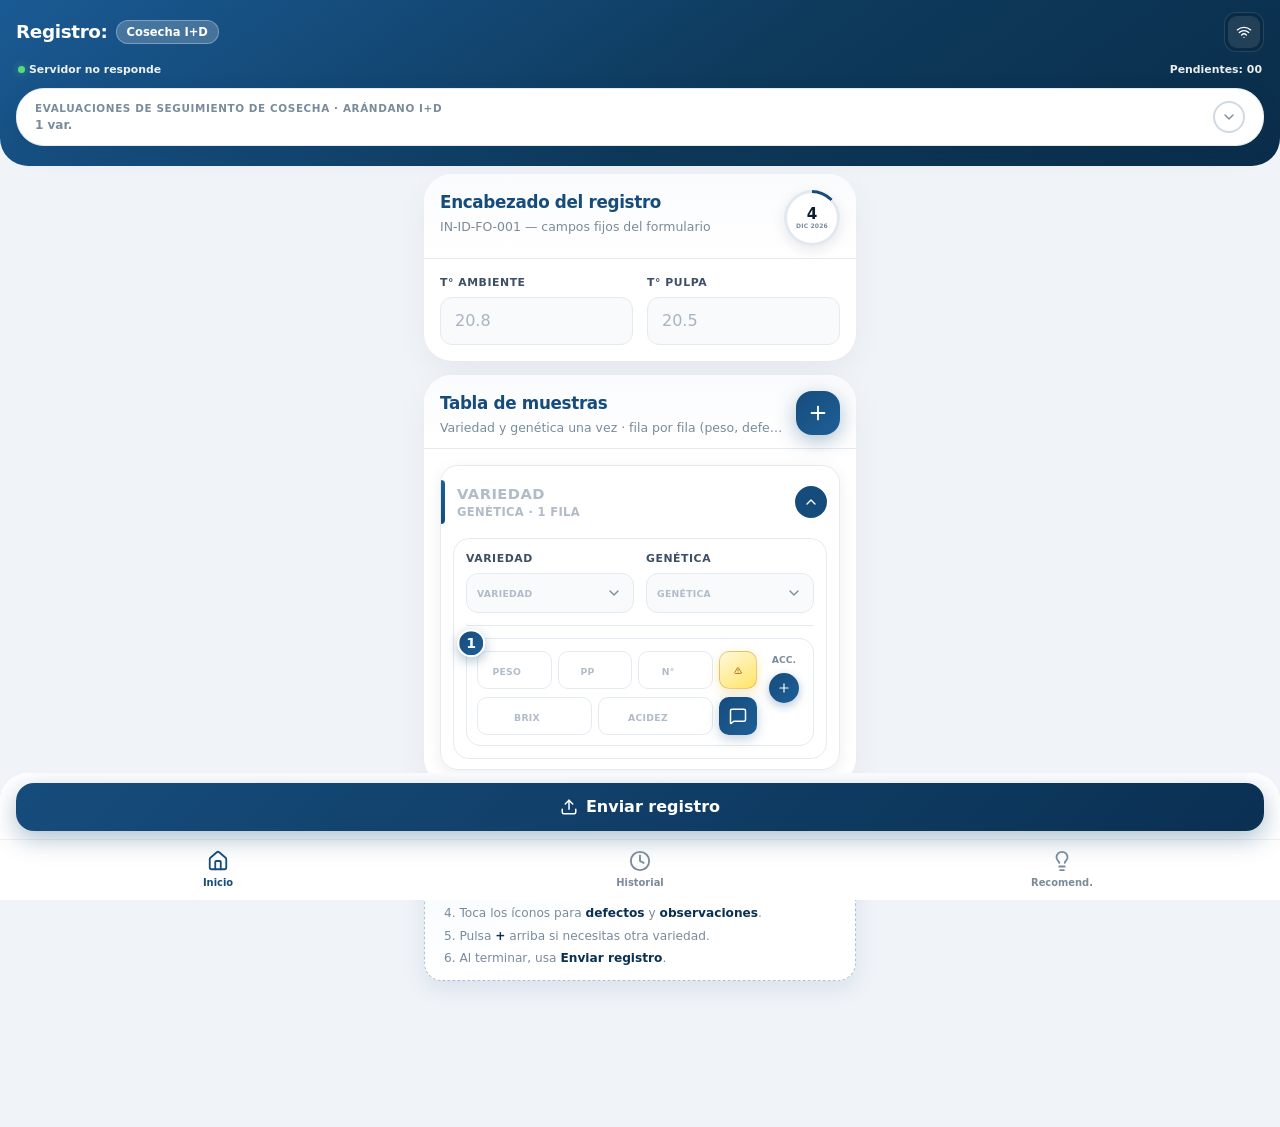
<file: index.html>
<!DOCTYPE html>
<html lang="es-CL">
<head>
  <meta charset="UTF-8" />
  <meta name="viewport" content="width=device-width, initial-scale=1, viewport-fit=cover" />
  <meta name="theme-color" content="#164c7c" />
  <meta name="description" content="Evaluaciones de Seguimiento de Cosecha — Arándano I+D" />
  <title>AGROVISION : I+D</title>
  <link rel="icon" href="icono.png" type="image/png" sizes="any" />
  <link rel="shortcut icon" href="icono.png" type="image/png" />
  <link rel="apple-touch-icon" href="icono.png" />
  <link rel="manifest" href="manifest.json" />
  <link rel="stylesheet" href="librerias/sweetalert2.min.css" />
  <link rel="stylesheet" href="librerias/flatpickr.min.css" />
  <link rel="stylesheet" href="styles.css" />
</head>
<body data-page="campo">
  <header class="app-header">
    <div class="header-top">
      <div class="header-title">
        <h1>Registro:</h1>
        <span class="registro-pill" id="tipo-registro-label">Cosecha I+D</span>
      </div>
      <div class="header-actions">
        <div class="wifi-icon" id="wifi-indicator" role="status" aria-label="Estado de conexión">
          <i data-lucide="wifi"></i>
        </div>
      </div>
    </div>

    <div class="status-strip">
      <span class="status-strip-item">
        <span class="status-dot" id="online-dot"></span>
        <span id="estado-linea">En línea</span>
      </span>
      <span class="status-strip-item">
        Pendientes: <strong id="pendientes-count">00</strong>
      </span>
    </div>

    <div class="context-accordion" id="context-accordion">
      <button
        type="button"
        class="context-accordion-trigger"
        id="context-accordion-trigger"
        aria-expanded="false"
        aria-controls="context-accordion-panel"
      >
        <span class="context-accordion-trigger-text">
          <span class="context-accordion-title">Registro de calidad</span>
          <p class="header-context-label">Evaluaciones de Seguimiento de Cosecha · Arándano I+D</p>
          <span class="context-accordion-preview" id="header-context-preview">Sin datos · 0 var.</span>
        </span>
        <span class="context-accordion-chevron" aria-hidden="true">
          <i data-lucide="chevron-down"></i>
        </span>
      </button>
      <div class="context-accordion-panel" id="context-accordion-panel">
        <div class="context-accordion-inner">
          <div class="context-stats" role="list">
            <div class="context-stat" role="listitem">
              <span class="context-stat-label">T° ambiente</span>
              <strong class="context-stat-value" id="pill-t-ambiente">—</strong>
            </div>
            <div class="context-stat" role="listitem">
              <span class="context-stat-label">T° pulpa</span>
              <strong class="context-stat-value" id="pill-t-pulpa">—</strong>
            </div>
            <div class="context-stat" role="listitem">
              <span class="context-stat-label">Variedades</span>
              <strong class="context-stat-value" id="pill-variedades">0</strong>
            </div>
          </div>
        </div>
      </div>
    </div>
  </header>

  <main class="app-main main-sheet">
    <section class="section-card" id="seccion-sesion">
      <div class="section-header">
        <div class="section-header-text">
          <h2>Encabezado del registro</h2>
          <p>IN-ID-FO-001 — campos fijos del formulario</p>
        </div>
        <div class="fecha-ring-wrap" id="fecha-ring-wrap">
          <div class="fecha-ring-widget fecha-ring-widget--section" id="fecha-ring-widget" aria-label="Fecha de hoy (solo lectura)" aria-describedby="fecha-ring-tooltip">
            <div class="fecha-ring-content">
              <span class="fecha-ring-day" id="fecha-ring-day">—</span>
              <span class="fecha-ring-month" id="fecha-ring-month">—</span>
            </div>
          </div>
          <div class="fecha-ring-tooltip" id="fecha-ring-tooltip" role="tooltip">Registro del día de hoy</div>
        </div>
      </div>
      <div class="section-body">
        <input type="text" id="fecha-cosecha" class="fecha-cosecha-hidden" aria-hidden="true" tabindex="-1" />
        <div class="field-grid">
          <div class="field">
            <label for="t-ambiente">T° ambiente</label>
            <input type="number" id="t-ambiente" inputmode="decimal" step="0.1" placeholder="20.8" />
          </div>
          <div class="field">
            <label for="t-pulpa">T° pulpa</label>
            <input type="number" id="t-pulpa" inputmode="decimal" step="0.1" placeholder="20.5" />
          </div>
        </div>
      </div>
    </section>

    <section class="section-card">
      <div class="section-header section-header--minimal">
        <div class="section-header-text">
          <h2>Tabla de muestras</h2>
          <p class="section-subline">Variedad y genética una vez · fila por fila (peso, defectos, °Brix, acidez)</p>
        </div>
        <button type="button" class="btn-icon-soft" id="btn-agregar-variedad" aria-label="Agregar variedad">
          <i data-lucide="plus"></i>
        </button>
      </div>
      <div class="section-body">
        <div id="variedades-container" class="variedades-list"></div>
      </div>
    </section>

    <div class="pasos-nube" id="pasos-nube" role="note" aria-label="Pasos para registrar">
      <p class="pasos-nube-titulo">Pasos rápidos</p>
      <ol class="pasos-nube-lista">
        <li>Completa <strong>fecha</strong> y <strong>temperaturas</strong> arriba.</li>
        <li>Abre el bloque y elige <strong>variedad</strong> y <strong>genética</strong>.</li>
        <li>Llena cada fila: peso, PP baya, N° bayas y °Brix.</li>
        <li>Toca los íconos para <strong>defectos</strong> y <strong>observaciones</strong>.</li>
        <li>Pulsa <strong>+</strong> arriba si necesitas otra variedad.</li>
        <li>Al terminar, usa <strong>Enviar registro</strong>.</li>
      </ol>
    </div>
  </main>

  <footer class="app-footer">
    <div class="bottom-dock">
      <button type="button" class="btn btn-primary btn-dock" id="btn-enviar">
        <i data-lucide="upload"></i>
        Enviar registro
      </button>
    </div>
    <nav class="bottom-nav" aria-label="Navegación principal">
      <a href="index.html" class="nav-item active" data-nav="inicio">
        <i data-lucide="home"></i>
        <span>Inicio</span>
      </a>
      <a href="historial.html" class="nav-item" data-nav="historial">
        <i data-lucide="clock"></i>
        <span>Historial</span>
      </a>
      <a href="recomendaciones.html" class="nav-item" data-nav="recomendaciones">
        <i data-lucide="lightbulb"></i>
        <span>Recomend.</span>
      </a>
    </nav>
  </footer>

  <div class="modal-overlay" id="modal-hora" role="dialog" aria-modal="true" aria-labelledby="modal-hora-title">
    <div class="modal-sheet">
      <h3 id="modal-hora-title">Seleccionar hora</h3>
      <div class="time-picker-row">
        <select id="picker-hora" aria-label="Hora"></select>
        <span>:</span>
        <select id="picker-min" aria-label="Minutos"></select>
      </div>
      <button type="button" class="btn btn-primary" id="btn-hora-ok">Aceptar</button>
    </div>
  </div>

  <div class="modal-overlay" id="modal-defectos" role="dialog" aria-modal="true" aria-labelledby="modal-defectos-title">
    <div class="modal-sheet modal-sheet--form">
      <div class="modal-sheet-header">
        <h3 id="modal-defectos-title">Defectos — Fila <span id="modal-defectos-fila">1</span></h3>
        <button type="button" class="modal-close" id="modal-defectos-cerrar" aria-label="Cerrar">
          <i data-lucide="x"></i>
        </button>
      </div>
      <div class="modal-sheet-body" id="modal-defectos-body"></div>
      <button type="button" class="btn btn-primary btn-modal-save" id="modal-defectos-ok">Guardar defectos</button>
    </div>
  </div>

  <div class="modal-overlay" id="modal-observaciones" role="dialog" aria-modal="true" aria-labelledby="modal-obs-title">
    <div class="modal-sheet modal-sheet--form">
      <div class="modal-sheet-header">
        <h3 id="modal-obs-title">Observaciones — Fila <span id="modal-obs-fila">1</span></h3>
        <button type="button" class="modal-close" id="modal-obs-cerrar" aria-label="Cerrar">
          <i data-lucide="x"></i>
        </button>
      </div>
      <div class="modal-sheet-body">
        <div class="field">
          <label for="modal-obs-input">Observaciones</label>
          <textarea id="modal-obs-input" rows="4" placeholder="Escriba observaciones de esta fila…"></textarea>
        </div>
      </div>
      <button type="button" class="btn btn-primary btn-modal-save" id="modal-obs-ok">Guardar observaciones</button>
    </div>
  </div>

  <div id="loader-envio" class="loader-envio" hidden aria-live="polite" aria-busy="true" aria-label="Guardando registro">
    <div class="loader-envio-backdrop"></div>
    <div class="loader-envio-card" role="status">
      <div class="loader-envio-spinner" aria-hidden="true"></div>
      <p class="loader-envio-title" id="loader-envio-title">Guardando registro</p>
      <p class="loader-envio-sub" id="loader-envio-sub">Conectando con la planilla…</p>
      <p class="loader-envio-hint" id="loader-envio-hint">Espere un momento. No cierre ni recargue la página.</p>
    </div>
  </div>

  <script src="librerias/lucide.min.js"></script>
  <script src="librerias/sweetalert2.all.min.js"></script>
  <script src="librerias/flatpickr.min.js"></script>
  <script src="librerias/flatpickr-l10n-es.js"></script>
  <script src="script.js"></script>
  <script src="network.js"></script>
  <script src="app.js"></script>
  <script>
    if ('serviceWorker' in navigator) {
      navigator.serviceWorker.register('service-worker.js').catch(function () {});
    }
  </script>
</body>
</html>
</file>
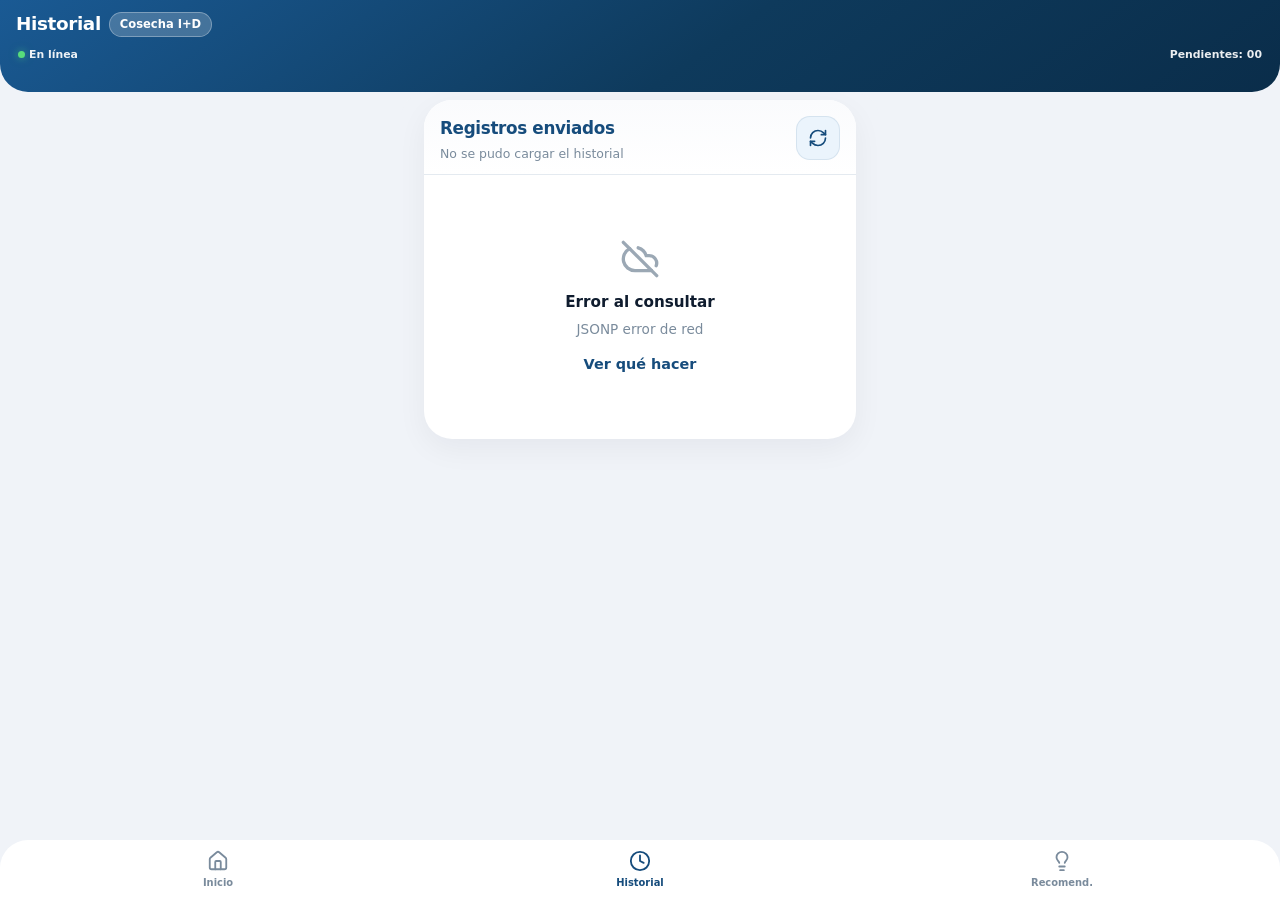
<file: historial.html>
<!DOCTYPE html>
<html lang="es-CL">
<head>
  <meta charset="UTF-8" />
  <meta name="viewport" content="width=device-width, initial-scale=1, viewport-fit=cover" />
  <meta name="theme-color" content="#164c7c" />
  <title>AGROVISION : I+D — Historial</title>
  <link rel="icon" href="icono.png" type="image/png" sizes="any" />
  <link rel="shortcut icon" href="icono.png" type="image/png" />
  <link rel="apple-touch-icon" href="icono.png" />
  <link rel="manifest" href="manifest.json" />
  <link rel="stylesheet" href="librerias/sweetalert2.min.css" />
  <link rel="stylesheet" href="styles.css" />
</head>
<body data-page="historial">
  <header class="app-header">
    <div class="header-top">
      <div class="header-title">
        <h1>Historial</h1>
        <span class="registro-pill">Cosecha I+D</span>
      </div>
    </div>
    <div class="status-strip">
      <span class="status-strip-item">
        <span class="status-dot" id="hist-online-dot"></span>
        <span id="hist-estado-linea">En línea</span>
      </span>
      <span class="status-strip-item">
        Pendientes: <strong id="pendientes-count">00</strong>
      </span>
    </div>
  </header>

  <main class="app-main main-sheet">
    <section class="section-card">
      <div class="section-header">
        <div class="section-header-text">
          <h2>Registros enviados</h2>
          <p id="historial-subtitulo">Consulta al servidor los últimos envíos</p>
        </div>
        <button type="button" class="section-icon-btn" id="btn-refrescar" aria-label="Actualizar lista">
          <i data-lucide="refresh-cw"></i>
        </button>
      </div>
      <div class="section-body section-body--flush">
        <ul class="historial-list" id="historial-list">
          <li class="empty-state">
            <i data-lucide="refresh-cw" class="empty-state-icon empty-state-icon--spin" aria-hidden="true"></i>
            <p>Cargando registros…</p>
          </li>
        </ul>
      </div>
    </section>
  </main>

  <footer class="app-footer app-footer--nav-only">
    <nav class="bottom-nav" aria-label="Navegación principal">
      <a href="index.html" class="nav-item"><i data-lucide="home"></i><span>Inicio</span></a>
      <a href="historial.html" class="nav-item active"><i data-lucide="clock"></i><span>Historial</span></a>
      <a href="recomendaciones.html" class="nav-item"><i data-lucide="lightbulb"></i><span>Recomend.</span></a>
    </nav>
  </footer>

  <script src="librerias/lucide.min.js"></script>
  <script src="librerias/sweetalert2.all.min.js"></script>
  <script src="script.js"></script>
  <script src="network.js"></script>
  <script>
    (function () {
      const C = window.MuestrasConfig;
      const N = window.MuestrasNetwork;

      function pad2(n) { return String(n).padStart(2, '0'); }

      function escapeHtml(s) {
        if (!s) return '';
        return String(s)
          .replace(/&/g, '&amp;')
          .replace(/</g, '&lt;')
          .replace(/"/g, '&quot;');
      }

      function fmtFecha(iso) {
        if (!iso) return '—';
        try {
          return new Date(iso).toLocaleString('es-CL', {
            day: '2-digit', month: 'short', year: 'numeric',
            hour: '2-digit', minute: '2-digit'
          });
        } catch (e) {
          return String(iso);
        }
      }

      function actualizarPendientes() {
        const el = document.getElementById('pendientes-count');
        if (el) el.textContent = pad2(N.colaOffline.contar());
      }

      function actualizarEstadoRed() {
        const online = navigator.onLine;
        const dot = document.getElementById('hist-online-dot');
        const txt = document.getElementById('hist-estado-linea');
        if (dot) dot.classList.toggle('offline', !online);
        if (txt) txt.textContent = online ? 'En línea' : 'Sin conexión';
      }

      function renderEmpty(icon, titulo, texto, link) {
        const list = document.getElementById('historial-list');
        const linkHtml = link
          ? '<a href="' + link.href + '" class="empty-state-link">' + escapeHtml(link.label) + '</a>'
          : '';
        list.innerHTML =
          '<li class="empty-state">' +
          '<i data-lucide="' + icon + '" class="empty-state-icon" aria-hidden="true"></i>' +
          '<p class="empty-state-title">' + escapeHtml(titulo) + '</p>' +
          '<p class="empty-state-text">' + texto + '</p>' +
          linkHtml +
          '</li>';
        if (window.lucide) lucide.createIcons();
      }

      function renderRegistros(items) {
        const list = document.getElementById('historial-list');
        const sub = document.getElementById('historial-subtitulo');
        if (sub) {
          sub.textContent = items.length + ' registro' + (items.length !== 1 ? 's' : '') + ' desde el servidor';
        }
        list.innerHTML = items.map(function (r) {
          const titulo = (r.variedad || 'Sin variedad') + (r.genetica ? ' · ' + r.genetica : '');
          const meta = [
            r.num_muestra ? 'Muestra ' + r.num_muestra : null,
            r.peso_muestra != null && r.peso_muestra !== '' ? 'Peso ' + r.peso_muestra + ' g' : null,
            r.brix != null && r.brix !== '' ? '°Brix ' + r.brix : null,
            r.acidez != null && r.acidez !== '' ? 'Acidez ' + r.acidez : null
          ].filter(Boolean).join(' · ');

          return '<li class="historial-item">' +
            '<div class="historial-item-head">' +
            '<h3>' + escapeHtml(titulo) + '</h3>' +
            (r.fecha_cosecha ? '<span class="historial-chip">' + escapeHtml(r.fecha_cosecha) + '</span>' : '') +
            '</div>' +
            (meta ? '<p class="meta">' + escapeHtml(meta) + '</p>' : '') +
            '<p class="meta historial-item-fecha">Enviado: ' + escapeHtml(fmtFecha(r.fecha_registro)) + '</p>' +
            (r.observaciones ? '<p class="meta historial-item-obs">' + escapeHtml(r.observaciones) + '</p>' : '') +
            '</li>';
        }).join('');
      }

      async function cargarHistorial() {
        const btn = document.getElementById('btn-refrescar');
        const sub = document.getElementById('historial-subtitulo');
        actualizarEstadoRed();

        if (!navigator.onLine) {
          if (sub) sub.textContent = 'Sin conexión — no se puede consultar el servidor';
          renderEmpty(
            'wifi-off',
            'Sin internet',
            'Conéctate a la red para ver los registros ya subidos. Tus borradores y pendientes siguen en el teléfono.',
            { href: 'recomendaciones.html', label: 'Ver recomendaciones' }
          );
          return;
        }

        if (!C.getApiUrl()) {
          if (sub) sub.textContent = 'Falta conectar la app al servidor';
          renderEmpty(
            'link-2',
            'Servidor no configurado',
            'Pide la URL de Apps Script a tu supervisor y configúrala en <strong>Recomendaciones</strong>.',
            { href: 'recomendaciones.html', label: 'Ir a Recomendaciones' }
          );
          return;
        }

        if (btn) btn.disabled = true;
        if (sub) sub.textContent = 'Consultando servidor…';
        renderEmpty('refresh-cw', 'Cargando…', 'Obteniendo registros del servidor', null);
        const spin = document.querySelector('.empty-state-icon--spin');
        if (spin) spin.classList.add('empty-state-icon--spin');

        try {
          const res = await N.listarHistorial('', 80);
          const items = (res && res.registros) || [];

          if (!items.length) {
            if (sub) sub.textContent = 'Aún no hay registros en el servidor';
            renderEmpty(
              'inbox',
              'Sin registros',
              'Cuando envíes un formulario desde <strong>Inicio</strong>, aparecerá aquí.',
              { href: 'index.html', label: 'Ir a Inicio' }
            );
            return;
          }

          renderRegistros(items);
        } catch (e) {
          if (sub) sub.textContent = 'No se pudo cargar el historial';
          renderEmpty(
            'cloud-off',
            'Error al consultar',
            escapeHtml(e.message || 'El servidor no respondió. Intenta de nuevo en unos minutos.'),
            { href: 'recomendaciones.html', label: 'Ver qué hacer' }
          );
        } finally {
          if (btn) btn.disabled = false;
          if (window.lucide) lucide.createIcons();
        }
      }

      document.getElementById('btn-refrescar').addEventListener('click', cargarHistorial);
      window.addEventListener('online', function () {
        actualizarEstadoRed();
        N.procesarColaPendientes();
        cargarHistorial();
      });
      window.addEventListener('offline', actualizarEstadoRed);

      if (window.lucide) lucide.createIcons();
      actualizarPendientes();
      actualizarEstadoRed();
      cargarHistorial();
      if ('serviceWorker' in navigator) navigator.serviceWorker.register('service-worker.js').catch(function () {});
    })();
  </script>
</body>
</html>
</file>
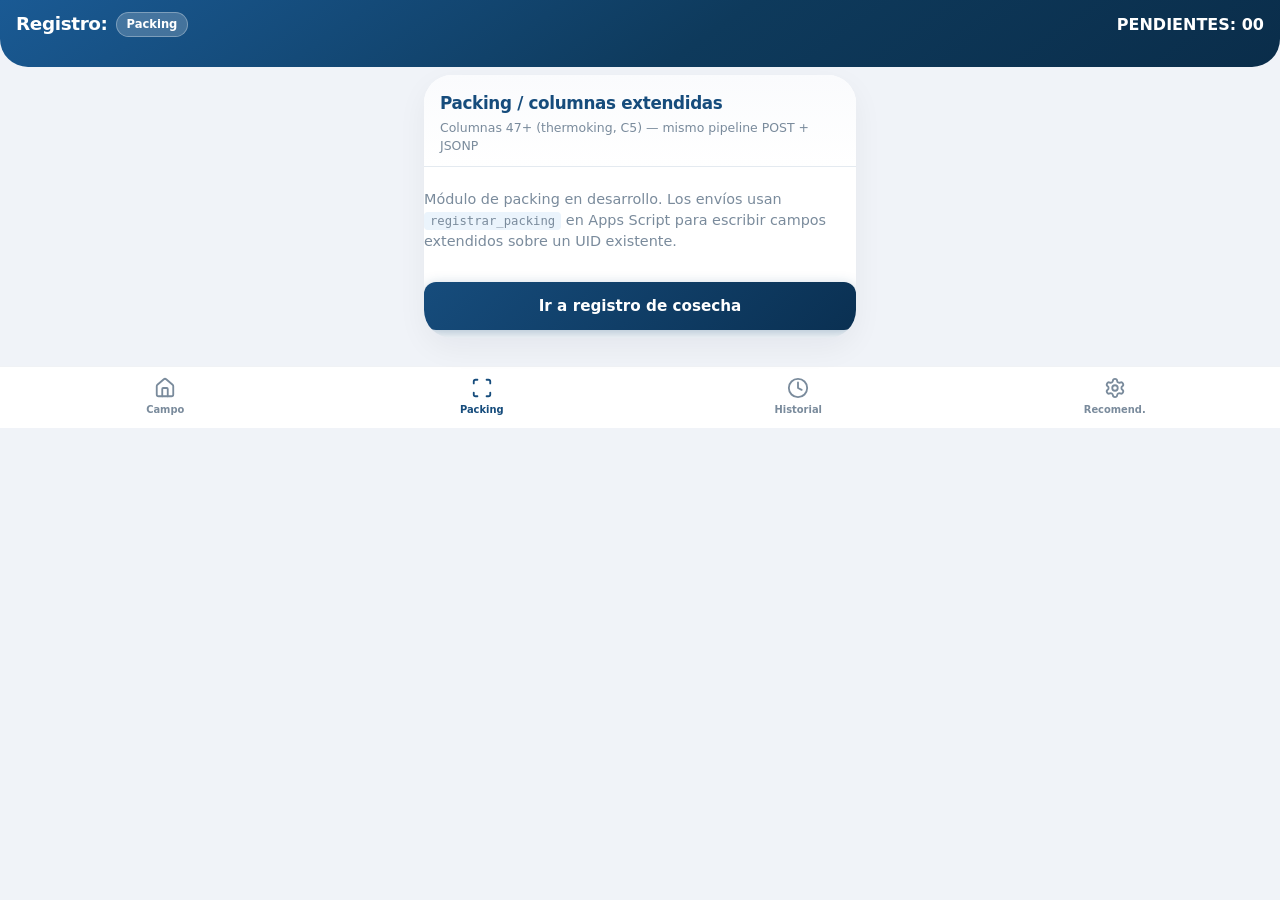
<file: packing.html>
<!DOCTYPE html>
<html lang="es-CL">
<head>
  <meta charset="UTF-8" />
  <meta name="viewport" content="width=device-width, initial-scale=1, viewport-fit=cover" />
  <meta name="theme-color" content="#164c7c" />
  <title>AGROVISION : I+D — Packing</title>
  <link rel="icon" href="icono.png" type="image/png" sizes="any" />
  <link rel="shortcut icon" href="icono.png" type="image/png" />
  <link rel="apple-touch-icon" href="icono.png" />
  <link rel="manifest" href="manifest.json" />
  <link rel="stylesheet" href="librerias/sweetalert2.min.css" />
  <link rel="stylesheet" href="styles.css" />
</head>
<body data-page="packing">
  <header class="app-header">
    <div class="header-top">
      <div class="header-title">
        <h1>Registro:</h1>
        <span class="registro-pill">Packing</span>
      </div>
      <div class="header-status">
        <div class="status-box">
          <strong>PENDIENTES: <span id="pendientes-count">00</span></strong>
        </div>
      </div>
    </div>
  </header>

  <main class="app-main">
    <section class="section-card">
      <div class="section-header">
        <div>
          <h2>Packing / columnas extendidas</h2>
          <p>Columnas 47+ (thermoking, C5) — mismo pipeline POST + JSONP</p>
        </div>
      </div>
      <div class="section-body config-panel">
        <p style="color:var(--text-muted);font-size:0.9rem">
          Módulo de packing en desarrollo. Los envíos usan <code>registrar_packing</code> en Apps Script
          para escribir campos extendidos sobre un UID existente.
        </p>
        <a href="index.html" class="btn btn-primary" style="margin-top:16px;text-decoration:none">Ir a registro de cosecha</a>
      </div>
    </section>
  </main>

  <nav class="bottom-nav">
    <a href="index.html" class="nav-item"><i data-lucide="home"></i><span>Campo</span></a>
    <a href="packing.html" class="nav-item active"><i data-lucide="scan"></i><span>Packing</span></a>
    <a href="historial.html" class="nav-item"><i data-lucide="clock"></i><span>Historial</span></a>
    <a href="recomendaciones.html" class="nav-item"><i data-lucide="settings"></i><span>Recomend.</span></a>
  </nav>

  <script src="librerias/lucide.min.js"></script>
  <script src="script.js"></script>
  <script src="network.js"></script>
  <script>
    if (window.lucide) lucide.createIcons();
    var el = document.getElementById('pendientes-count');
    if (el && window.MuestrasNetwork) el.textContent = String(window.MuestrasNetwork.colaOffline.contar()).padStart(2, '0');
  </script>
</body>
</html>
</file>
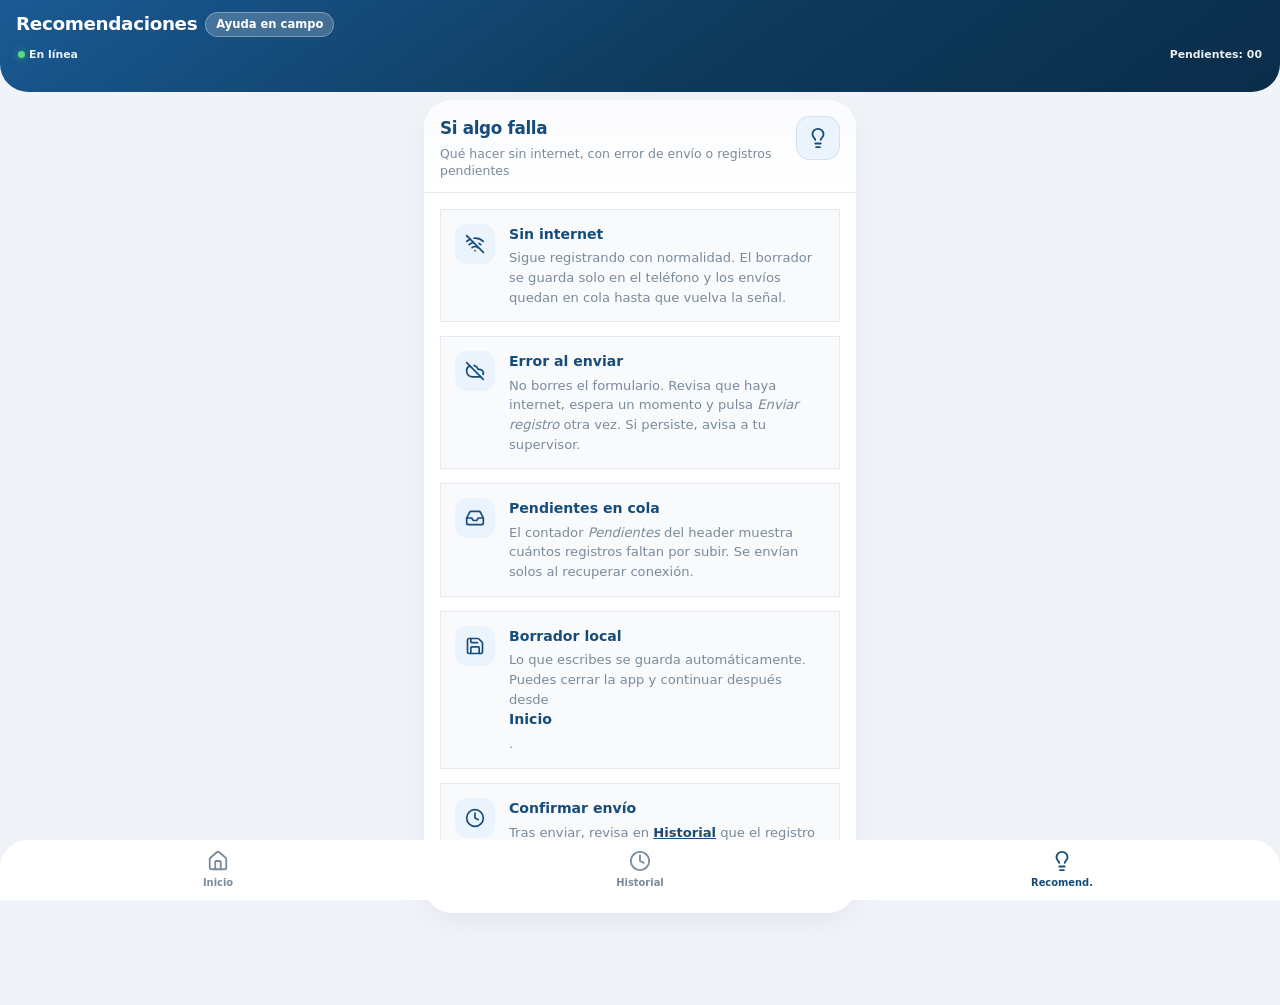
<file: recomendaciones.html>
<!DOCTYPE html>
<html lang="es-CL">
<head>
  <meta charset="UTF-8" />
  <meta name="viewport" content="width=device-width, initial-scale=1, viewport-fit=cover" />
  <meta name="theme-color" content="#164c7c" />
  <title>AGROVISION : I+D — Recomendaciones</title>
  <link rel="icon" href="icono.png" type="image/png" sizes="any" />
  <link rel="shortcut icon" href="icono.png" type="image/png" />
  <link rel="apple-touch-icon" href="icono.png" />
  <link rel="manifest" href="manifest.json" />
  <link rel="stylesheet" href="librerias/sweetalert2.min.css" />
  <link rel="stylesheet" href="styles.css" />
</head>
<body data-page="recomendaciones">
  <header class="app-header">
    <div class="header-top">
      <div class="header-title">
        <h1>Recomendaciones</h1>
        <span class="registro-pill">Ayuda en campo</span>
      </div>
    </div>
    <div class="status-strip">
      <span class="status-strip-item">
        <span class="status-dot" id="recom-online-dot"></span>
        <span id="recom-estado-linea">En línea</span>
      </span>
      <span class="status-strip-item">
        Pendientes: <strong id="pendientes-count">00</strong>
      </span>
    </div>
  </header>

  <main class="app-main main-sheet">
    <section class="section-card">
      <div class="section-header">
        <div class="section-header-text">
          <h2>Si algo falla</h2>
          <p>Qué hacer sin internet, con error de envío o registros pendientes</p>
        </div>
        <div class="section-icon" aria-hidden="true"><i data-lucide="lightbulb"></i></div>
      </div>
      <div class="section-body">
        <ul class="recom-list">
          <li class="recom-item">
            <span class="recom-item-icon" aria-hidden="true"><i data-lucide="wifi-off"></i></span>
            <div class="recom-item-text">
              <strong>Sin internet</strong>
              <p>Sigue registrando con normalidad. El borrador se guarda solo en el teléfono y los envíos quedan en cola hasta que vuelva la señal.</p>
            </div>
          </li>
          <li class="recom-item">
            <span class="recom-item-icon" aria-hidden="true"><i data-lucide="cloud-off"></i></span>
            <div class="recom-item-text">
              <strong>Error al enviar</strong>
              <p>No borres el formulario. Revisa que haya internet, espera un momento y pulsa <em>Enviar registro</em> otra vez. Si persiste, avisa a tu supervisor.</p>
            </div>
          </li>
          <li class="recom-item">
            <span class="recom-item-icon" aria-hidden="true"><i data-lucide="inbox"></i></span>
            <div class="recom-item-text">
              <strong>Pendientes en cola</strong>
              <p>El contador <em>Pendientes</em> del header muestra cuántos registros faltan por subir. Se envían solos al recuperar conexión.</p>
            </div>
          </li>
          <li class="recom-item">
            <span class="recom-item-icon" aria-hidden="true"><i data-lucide="save"></i></span>
            <div class="recom-item-text">
              <strong>Borrador local</strong>
              <p>Lo que escribes se guarda automáticamente. Puedes cerrar la app y continuar después desde <strong>Inicio</strong>.</p>
            </div>
          </li>
          <li class="recom-item">
            <span class="recom-item-icon" aria-hidden="true"><i data-lucide="clock"></i></span>
            <div class="recom-item-text">
              <strong>Confirmar envío</strong>
              <p>Tras enviar, revisa en <a href="historial.html">Historial</a> que el registro aparezca en el servidor.</p>
            </div>
          </li>
        </ul>
      </div>
    </section>
  </main>

  <footer class="app-footer app-footer--nav-only">
    <nav class="bottom-nav" aria-label="Navegación principal">
      <a href="index.html" class="nav-item"><i data-lucide="home"></i><span>Inicio</span></a>
      <a href="historial.html" class="nav-item"><i data-lucide="clock"></i><span>Historial</span></a>
      <a href="recomendaciones.html" class="nav-item active"><i data-lucide="lightbulb"></i><span>Recomend.</span></a>
    </nav>
  </footer>

  <script src="librerias/lucide.min.js"></script>
  <script src="librerias/sweetalert2.all.min.js"></script>
  <script src="script.js"></script>
  <script src="network.js"></script>
  <script>
    (function () {
      const C = window.MuestrasConfig;
      const N = window.MuestrasNetwork;

      function pad2(n) { return String(n).padStart(2, '0'); }

      function actualizarEstado() {
        const online = navigator.onLine;
        const dot = document.getElementById('recom-online-dot');
        const txt = document.getElementById('recom-estado-linea');
        if (dot) dot.classList.toggle('offline', !online);
        if (txt) txt.textContent = online ? 'En línea' : 'Sin conexión';
        const el = document.getElementById('pendientes-count');
        if (el) el.textContent = pad2(N.colaOffline.contar());
      }

      window.addEventListener('online', actualizarEstado);
      window.addEventListener('offline', actualizarEstado);

      if (window.lucide) lucide.createIcons();
      actualizarEstado();
      if ('serviceWorker' in navigator) navigator.serviceWorker.register('service-worker.js').catch(function () {});
    })();
  </script>
</body>
</html>
</file>
<file: styles.css>
/* Muestras Web — Design system (mobile-first) */
:root {
  --primary: rgb(22, 76, 124);
  --primary-rgb: 22, 76, 124;
  --primary-dark: rgb(10, 48, 82);
  --primary-mid: rgb(30, 95, 150);
  --primary-light: rgb(235, 244, 252);
  --primary-glow: rgba(22, 76, 124, 0.18);
  --accent: rgb(0, 168, 150);
  --accent-soft: rgba(0, 168, 150, 0.12);
  --bg: #f0f3f8;
  --bg-pattern: none;
  --gradient-hero: linear-gradient(145deg, #1a5a94 0%, #0e3a5c 55%, #0a2d4a 100%);
  --card: #ffffff;
  --text: #0f1c2e;
  --text-secondary: #3d4f63;
  --text-muted: #7a8b9c;
  --border: #e4eaf0;
  --border-focus: rgba(22, 76, 124, 0.45);
  --danger: #dc3545;
  --danger-soft: #fef2f2;
  --success: #198754;
  --shadow-xs: 0 1px 2px rgba(15, 28, 46, 0.04);
  --shadow-sm: 0 2px 8px rgba(15, 28, 46, 0.06);
  --shadow-md: 0 8px 24px rgba(15, 28, 46, 0.08);
  --shadow-lg: 0 16px 40px rgba(22, 76, 124, 0.12);
  --shadow-header: 0 8px 32px rgba(10, 48, 82, 0.35);
  --radius: 16px;
  --radius-lg: 20px;
  --radius-sm: 12px;
  --radius-xs: 8px;
  --nav-h: 52px;
  --dock-h: 66px;
  --footer-h: calc(var(--dock-h) + var(--nav-h) + var(--safe-bottom));
  --radius-xl: 28px;
  --safe-top: env(safe-area-inset-top, 0px);
  --safe-bottom: env(safe-area-inset-bottom, 0px);
  --safe-left: env(safe-area-inset-left, 0px);
  --safe-right: env(safe-area-inset-right, 0px);
  --touch: 48px;
  --font: 'Segoe UI', system-ui, -apple-system, BlinkMacSystemFont, 'Roboto', sans-serif;
  --transition: 0.2s cubic-bezier(0.4, 0, 0.2, 1);
}

*,
*::before,
*::after {
  box-sizing: border-box;
}

html {
  -webkit-tap-highlight-color: transparent;
  scroll-behavior: smooth;
  font-size: 16px;
  overflow-x: hidden;
  width: 100%;
}

body {
  margin: 0;
  font-family: var(--font);
  background: var(--bg);
  color: var(--text);
  min-height: 100dvh;
  line-height: 1.45;
  -webkit-font-smoothing: antialiased;
  padding-bottom: var(--footer-h);
  overflow-x: hidden;
  width: 100%;
  max-width: 100vw;
}

body[data-page="historial"],
body[data-page="recomendaciones"] {
  padding-bottom: calc(var(--nav-h) + var(--safe-bottom) + 12px);
}

/* ─── Header premium ─── */
.app-header {
  position: sticky;
  top: 0;
  z-index: 100;
  width: 100%;
  padding: calc(12px + var(--safe-top)) max(16px, var(--safe-left)) max(20px, var(--safe-bottom)) max(16px, var(--safe-right));
  background: var(--gradient-hero);
  color: #fff;
  border-radius: 0 0 var(--radius-xl) var(--radius-xl);
  overflow: visible;
  box-shadow: none;
}

.header-top {
  position: relative;
  z-index: 30;
  display: flex;
  align-items: center;
  justify-content: space-between;
  gap: 8px;
  margin-bottom: 10px;
}

.header-title {
  display: flex;
  flex-direction: row;
  flex-wrap: wrap;
  align-items: center;
  gap: 8px;
  min-width: 0;
  flex: 1;
}

.header-title h1 {
  margin: 0;
  font-size: 1.15rem;
  font-weight: 800;
  letter-spacing: -0.02em;
  line-height: 1.1;
}

.registro-pill {
  display: inline-flex;
  align-items: center;
  background: rgba(255, 255, 255, 0.2);
  border: 1px solid rgba(255, 255, 255, 0.3);
  border-radius: 999px;
  padding: 3px 10px;
  font-size: 0.72rem;
  font-weight: 700;
}

.header-actions {
  display: flex;
  align-items: center;
  flex-shrink: 0;
  padding: 3px;
  gap: 3px;
  background: rgba(0, 0, 0, 0.12);
  border-radius: 12px;
  border: 1px solid rgba(255, 255, 255, 0.12);
}

.header-date-chip {
  display: flex;
  flex-direction: column;
  align-items: center;
  justify-content: center;
  min-width: 34px;
  padding: 3px 5px;
  background: rgba(255, 255, 255, 0.95);
  border-radius: 9px;
  color: var(--primary);
  line-height: 1;
  box-shadow: none;
}

.header-date-day {
  font-size: 0.82rem;
  font-weight: 800;
}

.header-date-meta {
  font-size: 0.42rem;
  font-weight: 700;
  text-transform: uppercase;
  letter-spacing: 0.02em;
  margin-top: 1px;
}

.header-icon-btn,
.wifi-icon {
  width: 32px;
  height: 32px;
  border-radius: 9px;
  flex-shrink: 0;
}

.header-icon-btn {
  border: none;
  background: rgba(255, 255, 255, 0.14);
  color: #fff;
  display: flex;
  align-items: center;
  justify-content: center;
  cursor: pointer;
  padding: 0;
}

.header-icon-btn svg,
.wifi-icon svg {
  width: 16px;
  height: 16px;
}

.wifi-icon {
  background: rgba(255, 255, 255, 0.1);
  display: flex;
  align-items: center;
  justify-content: center;
  border: none;
  cursor: default;
}

.status-strip {
  position: relative;
  z-index: 20;
  display: flex;
  justify-content: space-between;
  align-items: center;
  gap: 8px;
  padding: 0 2px 10px;
  font-size: 0.68rem;
  font-weight: 600;
  opacity: 0.92;
}

.status-strip-item {
  display: inline-flex;
  align-items: center;
  gap: 4px;
}

.status-strip-item strong {
  font-weight: 800;
}

.status-dot {
  width: 7px;
  height: 7px;
  border-radius: 50%;
  background: #5ee87a;
  box-shadow: 0 0 8px rgba(94, 232, 122, 0.6);
  flex-shrink: 0;
}

.status-dot.offline {
  background: #ffb74d;
  box-shadow: 0 0 8px rgba(255, 183, 77, 0.5);
}

/* Acordeón contexto (header) — abre / cierra */
.context-accordion {
  position: relative;
  z-index: 3;
  margin: 0;
  width: 100%;
  background: var(--card);
  border-radius: var(--radius-xl);
  border: 1px solid var(--border);
  box-shadow: 0 8px 24px rgba(10, 45, 74, 0.12);
  overflow: hidden;
}

.context-accordion-trigger {
  width: 100%;
  display: flex;
  align-items: center;
  justify-content: space-between;
  gap: 12px;
  padding: 16px 18px;
  border: none;
  background: transparent;
  cursor: pointer;
  text-align: left;
  font-family: inherit;
  -webkit-tap-highlight-color: transparent;
}

.context-accordion-trigger:active {
  background: rgba(var(--primary-rgb), 0.04);
}

.context-accordion-trigger-text {
  flex: 1;
  min-width: 0;
  display: flex;
  flex-direction: column;
  gap: 4px;
}

.context-accordion-title {
  font-size: 0.82rem;
  font-weight: 800;
  color: var(--text);
  letter-spacing: -0.02em;
}

.context-accordion:not(.is-open) .context-accordion-title {
  display: none;
}

.context-accordion-preview {
  font-size: 0.75rem;
  font-weight: 600;
  color: var(--text-muted);
  white-space: nowrap;
  overflow: hidden;
  text-overflow: ellipsis;
}

.context-accordion.is-open .context-accordion-preview {
  display: none;
}

.context-accordion:not(.is-open) .context-accordion-trigger {
  padding: 12px 18px;
}

.context-accordion-chevron {
  width: 32px;
  height: 32px;
  border-radius: 50%;
  border: 2px solid #d0d9e2;
  display: flex;
  align-items: center;
  justify-content: center;
  flex-shrink: 0;
  color: var(--text-muted);
  transition: transform 0.3s ease, background var(--transition), border-color var(--transition);
}

.context-accordion-chevron svg {
  width: 16px;
  height: 16px;
}

.context-accordion.is-open .context-accordion-chevron {
  background: var(--primary);
  border-color: var(--primary);
  color: #fff;
  transform: rotate(180deg);
}

.context-accordion-panel {
  display: grid;
  grid-template-rows: 0fr;
  transition: grid-template-rows 0.35s cubic-bezier(0.4, 0, 0.2, 1);
}

.context-accordion.is-open .context-accordion-panel {
  grid-template-rows: 1fr;
}

.context-accordion-inner {
  overflow: hidden;
  padding: 0 18px 18px;
  min-height: 0;
}

.context-accordion:not(.is-open) .context-accordion-inner {
  padding-bottom: 0;
}

.header-context-label {
  font-size: 0.65rem;
  font-weight: 700;
  color: var(--text-muted);
  text-transform: uppercase;
  letter-spacing: 0.06em;
  line-height: 1.35;
  margin: 0;
}

.context-accordion:not(.is-open) .context-accordion-trigger-text {
  gap: 3px;
}

.context-accordion:not(.is-open) .header-context-label {
  margin-top: 0;
}

.context-accordion.is-open .header-context-label {
  margin-bottom: 2px;
}

.context-stats {
  display: grid;
  grid-template-columns: repeat(3, 1fr);
  gap: 8px;
}

.context-stat {
  display: flex;
  flex-direction: column;
  align-items: center;
  justify-content: center;
  gap: 4px;
  min-height: 68px;
  padding: 10px 8px;
  background: #f4f7fb;
  border: 1px solid var(--border);
  border-radius: 18px;
  text-align: center;
}

.context-stat.has-value {
  background: var(--primary-light);
  border-color: rgba(var(--primary-rgb), 0.15);
}

.context-stat-label {
  font-size: 0.62rem;
  font-weight: 700;
  color: var(--text-muted);
  text-transform: uppercase;
  letter-spacing: 0.04em;
  line-height: 1.2;
}

.context-stat-value {
  font-size: 0.95rem;
  font-weight: 800;
  color: var(--text);
  letter-spacing: -0.02em;
  line-height: 1.1;
}

.context-stat.has-value .context-stat-value {
  color: var(--primary);
}

/* Compatibilidad páginas secundarias (pills legacy) */
.context-pills {
  display: flex;
  gap: 10px;
  overflow-x: auto;
  padding-bottom: 4px;
  -webkit-overflow-scrolling: touch;
  scrollbar-width: none;
}

.context-pills::-webkit-scrollbar {
  display: none;
}

.context-pill {
  flex-shrink: 0;
  background: #f0f4f8;
  color: var(--text-secondary);
  padding: 10px 16px;
  border-radius: 999px;
  font-size: 0.78rem;
  font-weight: 700;
  border: 1px solid var(--border);
}

.context-pill.is-active {
  background: linear-gradient(135deg, var(--primary) 0%, var(--primary-mid) 100%);
  color: #fff;
  border: none;
  box-shadow: 0 6px 16px rgba(var(--primary-rgb), 0.3);
}

/* Compatibilidad páginas secundarias */
.header-context-card {
  position: relative;
  z-index: 2;
  margin: 0 0 -28px;
  background: var(--card);
  border-radius: 24px;
  padding: 16px 18px;
  box-shadow: 0 12px 40px rgba(15, 28, 46, 0.12);
  border: 1px solid var(--border);
}

/* ─── Main layout (bottom sheet estilo ejemplo 3) ─── */
.main-sheet {
  position: relative;
  z-index: 2;
  margin-top: calc(-1 * var(--radius-xl));
  padding-top: calc(12px + var(--radius-xl));
  width: 100%;
  background: var(--bg);
  border-radius: var(--radius-xl) var(--radius-xl) 0 0;
}

.app-main {
  display: flex;
  flex-direction: column;
  gap: 14px;
  padding: 12px 11px 17px;
  width: 100%;
  max-width: 100%;
  margin: 0;
}

@media (min-width: 600px) {
  .app-main {
    padding: 8px 24px 28px;
    max-width: 480px;
    margin: 0 auto;
  }
}

/* ─── Section cards ─── */
.section-card {
  background: var(--card);
  border-radius: var(--radius-xl);
  box-shadow: 0 10px 30px rgba(15, 28, 46, 0.05);
  margin-bottom: 0;
  overflow: hidden;
  border: none;
}

.section-card--flat {
  box-shadow: none;
  background: transparent;
}

.section-header--minimal {
  border-bottom: none;
  background: transparent;
  padding-bottom: 0;
}

.section-body--flush {
  padding-top: 0;
}

.btn-icon-soft {
  width: 44px;
  height: 44px;
  border: none;
  border-radius: 16px;
  background: linear-gradient(135deg, var(--primary) 0%, var(--primary-mid) 100%);
  color: #fff;
  display: flex;
  align-items: center;
  justify-content: center;
  cursor: pointer;
  box-shadow: 0 6px 20px rgba(var(--primary-rgb), 0.35);
}

.btn-icon-soft svg {
  width: 22px;
  height: 22px;
}

.hint-add-variedad {
  text-align: center;
  font-size: 0.75rem;
  color: var(--text-muted);
  margin: 8px 0 0;
}

.section-header {
  padding: 16px 16px 12px;
  display: flex;
  align-items: flex-start;
  justify-content: space-between;
  gap: 12px;
  border-bottom: 1px solid var(--border);
  background: linear-gradient(180deg, #fafbfd 0%, var(--card) 100%);
}

.section-header-text {
  flex: 1;
  min-width: 0;
}

.section-header h2 {
  margin: 0;
  font-size: 1.05rem;
  color: var(--primary);
  font-weight: 800;
  letter-spacing: -0.02em;
}

.section-header p,
.section-subline {
  margin: 4px 0 0;
  font-size: 0.78rem;
  color: var(--text-muted);
  line-height: 1.4;
}

.section-subline {
  white-space: nowrap;
  overflow: hidden;
  text-overflow: ellipsis;
}

.section-icon {
  width: 44px;
  height: 44px;
  border-radius: 14px;
  background: var(--primary-light);
  color: var(--primary);
  display: flex;
  align-items: center;
  justify-content: center;
  flex-shrink: 0;
  border: 1px solid rgba(var(--primary-rgb), 0.1);
}

.section-icon svg {
  width: 22px;
  height: 22px;
}

.section-icon-btn {
  width: 44px;
  height: 44px;
  border-radius: 14px;
  background: var(--primary-light);
  color: var(--primary);
  display: flex;
  align-items: center;
  justify-content: center;
  flex-shrink: 0;
  border: 1px solid rgba(var(--primary-rgb), 0.1);
  cursor: pointer;
  padding: 0;
  font-family: inherit;
  transition: background var(--transition), transform 0.15s ease;
}

.section-icon-btn:active:not(:disabled) {
  transform: scale(0.96);
}

.section-icon-btn:disabled {
  opacity: 0.5;
  pointer-events: none;
}

.section-icon-btn svg {
  width: 20px;
  height: 20px;
}

.section-body {
  padding: 16px;
}

.section-card--sticky-actions {
  display: none;
}

/* ─── Form fields ─── */
.field-grid {
  display: grid;
  grid-template-columns: 1fr 1fr;
  gap: 14px;
}

.field-grid.cols-3 {
  grid-template-columns: 1fr;
}

@media (min-width: 400px) {
  .field-grid.cols-3 {
    grid-template-columns: repeat(3, 1fr);
  }
}

.field {
  display: flex;
  flex-direction: column;
  gap: 6px;
}

.field.full {
  grid-column: 1 / -1;
}

.field label {
  font-size: 0.68rem;
  font-weight: 700;
  color: var(--text-secondary);
  text-transform: uppercase;
  letter-spacing: 0.05em;
}

.field input,
.field select,
.field textarea {
  border: 1.5px solid var(--border);
  border-radius: var(--radius-sm);
  padding: 0 14px;
  min-height: var(--touch);
  font-size: 16px;
  font-family: inherit;
  color: var(--text);
  background: #f8fafc;
  width: 100%;
  max-width: 100%;
  transition: border-color var(--transition), box-shadow var(--transition), background var(--transition);
  -webkit-appearance: none;
  appearance: none;
}

.field input::placeholder {
  color: #a8b4c0;
}

.field input:focus,
.field select:focus,
.field textarea:focus {
  outline: none;
  border-color: var(--primary);
  background: #fff;
  box-shadow: 0 0 0 4px var(--primary-glow);
}

.field input.error {
  border-color: var(--danger);
  background: var(--danger-soft);
  box-shadow: 0 0 0 3px rgba(220, 53, 69, 0.12);
}

.field input[readonly],
.field input.pp-baya-calc {
  background: var(--primary-light);
  color: var(--primary);
  font-weight: 700;
  border-style: dashed;
  border-color: rgba(var(--primary-rgb), 0.25);
  text-align: center;
}

.field--highlight input {
  background: #fff;
  border-color: rgba(var(--primary-rgb), 0.35);
  font-weight: 700;
  font-size: 1.1rem;
}

/* Métricas muestra: 2 cols móvil optimizado */
.metrics-grid {
  display: grid;
  grid-template-columns: 1fr 1fr;
  gap: 12px;
}

.metrics-grid .field.full {
  grid-column: 1 / -1;
}

/* ─── Lista variedades (1 en 1, acordeón) ─── */
.variedades-list {
  display: flex;
  flex-direction: column;
  gap: 10px;
}

.pasos-nube {
  position: relative;
  margin: -6px 0 0;
  padding: 14px 16px 12px;
  background: linear-gradient(160deg, #f0f7ff 0%, #fff 55%);
  border: 1px dashed rgba(var(--primary-rgb), 0.32);
  border-radius: 18px;
  box-shadow: 0 8px 22px rgba(var(--primary-rgb), 0.1);
  transition: opacity 0.24s ease, transform 0.24s ease;
  overflow: hidden;
}

.pasos-nube-titulo {
  margin: 0 0 8px;
  font-size: 0.78rem;
  font-weight: 800;
  color: var(--primary);
  letter-spacing: -0.01em;
}

.pasos-nube-lista {
  margin: 0;
  padding-left: 1.15rem;
  font-size: 0.76rem;
  font-weight: 500;
  color: var(--text-muted);
  line-height: 1.55;
}

.pasos-nube-lista li {
  margin-bottom: 4px;
}

.pasos-nube-lista li:last-child {
  margin-bottom: 0;
}

.pasos-nube-lista strong {
  color: var(--primary-dark);
  font-weight: 700;
}

.pasos-nube.is-hidden {
  display: none;
}

.variedad-wrap {
  background: #fff;
  border-radius: 18px;
  box-shadow: 0 4px 16px rgba(15, 28, 46, 0.07);
  overflow: hidden;
  border: 1px solid var(--border);
}

.variedad-wrap-head {
  display: flex;
  align-items: center;
  gap: 8px;
  padding: 0 12px 0 0;
  background: #fff;
  border-radius: 18px 18px 0 0;
}

.variedad-wrap:not(.is-open) .variedad-wrap-head {
  border-radius: 18px;
}

.variedad-wrap-trigger {
  flex: 1;
  min-width: 0;
  display: flex;
  align-items: center;
  gap: 12px;
  padding: 14px 0 14px 0;
  border: none;
  background: transparent;
  cursor: pointer;
  text-align: left;
  font-family: inherit;
  -webkit-tap-highlight-color: transparent;
}

.variedad-wrap-head:active .variedad-wrap-trigger {
  opacity: 0.92;
}

.variedad-wrap-accent {
  width: 4px;
  align-self: stretch;
  min-height: 44px;
  border-radius: 0 4px 4px 0;
  background: linear-gradient(180deg, var(--primary-mid), var(--primary));
  flex-shrink: 0;
}

.variedad-wrap-text {
  flex: 1;
  min-width: 0;
}

.variedad-wrap-title {
  display: block;
  font-size: 0.92rem;
  font-weight: 800;
  color: var(--text);
  letter-spacing: -0.01em;
}

.variedad-wrap-sub {
  display: block;
  font-size: 0.72rem;
  color: var(--text-muted);
  margin-top: 3px;
  white-space: nowrap;
  overflow: hidden;
  text-overflow: ellipsis;
}

.variedad-wrap-title.is-placeholder,
.variedad-wrap-sub.is-placeholder {
  font-weight: 700;
  letter-spacing: 0.03em;
  text-transform: uppercase;
  color: #b0bcc8;
}

.variedad-wrap-status {
  width: 32px;
  height: 32px;
  border-radius: 50%;
  border: 2px solid #d0d9e2;
  display: flex;
  align-items: center;
  justify-content: center;
  flex-shrink: 0;
  color: var(--text-muted);
  transition: transform 0.3s ease, background var(--transition), border-color var(--transition);
}

.variedad-wrap-delete {
  width: 32px;
  height: 32px;
  flex-shrink: 0;
  border-radius: 50%;
  border: 2px solid rgba(220, 53, 69, 0.22);
  background: var(--danger-soft);
  color: var(--danger);
  display: inline-flex;
  align-items: center;
  justify-content: center;
  cursor: pointer;
  padding: 0;
  transition: transform 0.15s ease, background var(--transition), box-shadow var(--transition);
  box-shadow: 0 2px 8px rgba(220, 53, 69, 0.12);
}

.variedad-wrap-delete svg {
  width: 16px;
  height: 16px;
}

.variedad-wrap-delete:active {
  transform: scale(0.94);
  background: #fde8e8;
}

.variedad-wrap-status svg {
  width: 16px;
  height: 16px;
}

.variedad-wrap.is-open .variedad-wrap-status {
  background: var(--primary);
  border-color: var(--primary);
  color: #fff;
  transform: rotate(180deg);
}

.variedad-wrap-panel {
  display: grid;
  grid-template-rows: 0fr;
  transition: grid-template-rows 0.35s cubic-bezier(0.4, 0, 0.2, 1);
}

.variedad-wrap.is-open .variedad-wrap-panel {
  grid-template-rows: 1fr;
}

.variedad-wrap-panel-inner {
  overflow: hidden;
  min-height: 0;
}

.variedad-tabla-card {
  margin: 0 12px 10px;
  padding: 12px;
  border: 1px solid var(--border);
  border-radius: 16px;
  background: #fff;
}

.variedad-tabla-card .variedad-meta-grid {
  padding: 0 0 12px;
  margin-bottom: 12px;
  background: transparent;
  border-bottom: 1px solid var(--border);
}

.field-select .select-wrap {
  position: relative;
}

.field-select .select-wrap select {
  width: 100%;
  padding: 8px 36px 8px 10px;
  cursor: pointer;
  font-size: 0.76rem;
  min-height: 40px;
}

.field-select .select-wrap select.is-empty {
  font-size: 0.58rem;
  font-weight: 600;
  letter-spacing: 0.03em;
  text-transform: uppercase;
  color: #b0bcc8;
}

.field-select .select-wrap select option {
  color: var(--text);
  font-size: 0.76rem;
  font-weight: 400;
  text-transform: none;
}

.field-select .select-wrap svg {
  position: absolute;
  right: 12px;
  top: 50%;
  transform: translateY(-50%);
  width: 16px;
  height: 16px;
  color: var(--text-muted);
  pointer-events: none;
}

.variedad-tabla-card,
.variedad-wrap-panel-inner,
.variedad-meta-grid {
  overflow: visible;
}

.filas-muestra-list {
  display: flex;
  flex-direction: column;
  gap: 14px;
}

.fila-muestra {
  position: relative;
  display: grid;
  grid-template-columns: 1fr 38px;
  gap: 8px;
  align-items: stretch;
  padding: 12px 10px 10px;
  border: 1px solid var(--border);
  border-radius: 14px;
  background: #fff;
}

.fila-num-badge {
  position: absolute;
  top: 0;
  left: 0;
  transform: translate(-35%, -35%);
  width: 28px;
  height: 28px;
  border-radius: 50%;
  background: linear-gradient(135deg, var(--primary) 0%, var(--primary-mid) 100%);
  border: 2px solid #fff;
  color: #fff;
  font-size: 0.88rem;
  font-weight: 800;
  line-height: 1;
  display: flex;
  align-items: center;
  justify-content: center;
  z-index: 2;
  box-shadow: 0 4px 12px rgba(var(--primary-rgb), 0.35);
  pointer-events: none;
  user-select: none;
}

.fila-muestra-campos {
  min-width: 0;
  display: flex;
  flex-direction: column;
  gap: 8px;
}

.fila-muestra-linea {
  display: grid;
  grid-template-columns: 1fr 1fr 1fr 38px;
  gap: 6px;
  align-items: stretch;
}

.fila-muestra-linea:last-of-type {
  grid-template-columns: 1fr 1fr 38px;
}

.fila-inp {
  width: 100%;
  min-height: 38px;
  padding: 0 8px;
  border: 1px solid var(--border);
  border-radius: 10px;
  background: #fff;
  font-family: inherit;
  font-size: 0.82rem;
  font-weight: 600;
  color: var(--text);
  text-align: center;
}

.fila-inp::placeholder {
  font-size: 0.58rem;
  font-weight: 600;
  letter-spacing: 0.03em;
  text-transform: uppercase;
  color: #b0bcc8;
  opacity: 1;
}

.fila-inp:focus {
  outline: none;
  border-color: var(--primary);
  box-shadow: 0 0 0 3px var(--primary-glow);
}

.fila-inp.pp-baya-calc {
  background: var(--primary-light);
  color: var(--primary);
  border-style: dashed;
  border-color: rgba(var(--primary-rgb), 0.25);
}

.fila-inp--obs {
  text-align: left;
  padding: 0 12px;
}

.fila-btn-icon {
  position: relative;
  width: 38px;
  min-width: 38px;
  height: 38px;
  padding: 0;
  border: none;
  border-radius: 10px;
  background: linear-gradient(135deg, var(--primary) 0%, var(--primary-mid) 100%);
  color: #fff;
  display: inline-flex;
  align-items: center;
  justify-content: center;
  cursor: pointer;
  flex-shrink: 0;
  box-shadow: 0 4px 12px rgba(var(--primary-rgb), 0.25);
}

.fila-btn-icon svg {
  width: 18px;
  height: 18px;
}

.fila-btn-icon:active {
  transform: scale(0.96);
}

.fila-btn-icon.defectos-toggle {
  background: linear-gradient(145deg, #fff8dc 0%, #ffe566 100%);
  color: #a16207;
  border: 1.5px solid rgba(161, 98, 7, 0.28);
  box-shadow: 0 4px 12px rgba(234, 179, 8, 0.28);
}

.fila-btn-icon.defectos-toggle svg {
  width: 19px;
  height: 19px;
  stroke-width: 2.35px;
}

.fila-btn-icon.defectos-toggle:active {
  background: linear-gradient(145deg, #ffe566 0%, #facc15 100%);
}

.fila-btn-badge {
  position: absolute;
  top: -6px;
  right: -6px;
  min-width: 18px;
  height: 18px;
  padding: 0 5px;
  border-radius: 999px;
  background: linear-gradient(145deg, #f05252 0%, #dc3545 100%);
  color: #fff;
  font-size: 0.58rem;
  font-weight: 800;
  font-variant-numeric: tabular-nums;
  letter-spacing: -0.02em;
  line-height: 1;
  display: inline-flex;
  align-items: center;
  justify-content: center;
  border: 2px solid #fff;
  box-shadow: 0 2px 8px rgba(220, 53, 69, 0.38);
  pointer-events: none;
}

.fila-btn-badge--dot {
  min-width: 11px;
  width: 11px;
  height: 11px;
  padding: 0;
  top: -3px;
  right: -3px;
}

.fila-btn-pill {
  border: none;
  border-radius: 10px;
  background: linear-gradient(135deg, var(--primary) 0%, var(--primary-mid) 100%);
  color: #fff;
  font-family: inherit;
  font-size: 0.62rem;
  font-weight: 800;
  text-transform: uppercase;
  letter-spacing: 0.03em;
  padding: 0 10px;
  min-height: 38px;
  cursor: pointer;
  white-space: nowrap;
  box-shadow: 0 4px 12px rgba(var(--primary-rgb), 0.25);
}

.fila-btn-pill--wide {
  width: 100%;
}

.fila-btn-pill:active {
  transform: scale(0.98);
}

.fila-muestra-acc {
  display: flex;
  flex-direction: column;
  align-items: center;
  gap: 6px;
  padding-top: 2px;
}

.fila-acc-label {
  font-size: 0.58rem;
  font-weight: 700;
  color: var(--text-muted);
  text-transform: uppercase;
}

.btn-fila-acc {
  width: 30px;
  height: 30px;
  border-radius: 50%;
  border: 1px solid var(--border);
  background: #fff;
  color: var(--primary);
  display: inline-flex;
  align-items: center;
  justify-content: center;
  cursor: pointer;
  padding: 0;
}

.btn-fila-acc svg {
  width: 14px;
  height: 14px;
}

.btn-fila-add {
  border: none;
  background: linear-gradient(135deg, var(--primary) 0%, var(--primary-mid) 100%);
  color: #fff;
  box-shadow: 0 3px 10px rgba(var(--primary-rgb), 0.32);
}

.btn-fila-add:active {
  transform: scale(0.94);
  box-shadow: 0 2px 6px rgba(var(--primary-rgb), 0.28);
}

.btn-fila-del {
  color: var(--danger);
  border-color: rgba(220, 53, 69, 0.2);
  background: var(--danger-soft);
}

.fila-muestra .defectos-block,
.fila-muestra .obs-block {
  width: 100%;
}

.fila-muestra .defectos-panel,
.fila-muestra .obs-panel {
  display: none;
  padding-top: 8px;
}

.fila-muestra .defectos-block.is-open .defectos-panel,
.fila-muestra .obs-block.is-open .obs-panel {
  display: block;
}

.fila-muestra .defectos-block {
  margin: 0;
  border: none;
  background: transparent;
}

.fila-muestra .obs-block {
  margin: 0;
}

@media (max-width: 380px) {
  .fila-muestra-linea:first-of-type {
    grid-template-columns: 1fr 1fr 38px;
  }

  .fila-muestra-linea:first-of-type .fila-inp:nth-child(3) {
    grid-column: 1 / 3;
  }

  .fila-muestra-linea:first-of-type .fila-btn-icon {
    grid-column: 3;
    grid-row: 1 / 3;
    align-self: center;
  }

  .fila-muestra-linea:last-of-type {
    grid-template-columns: 1fr 1fr 38px;
  }

  .fila-muestra-linea:last-of-type .fila-inp:nth-child(2) {
    grid-column: auto;
  }
}

.btn-quitar-variedad-link {
  display: flex;
  align-items: center;
  justify-content: center;
  gap: 6px;
  width: calc(100% - 24px);
  margin: 0 12px 12px;
  padding: 10px;
  border: none;
  background: var(--danger-soft);
  color: var(--danger);
  border-radius: 12px;
  font-family: inherit;
  font-size: 0.78rem;
  font-weight: 600;
  cursor: pointer;
}

.btn-quitar-variedad-link svg {
  width: 16px;
  height: 16px;
}

.btn-icon {
  background: var(--danger-soft);
  border: none;
  width: 36px;
  height: 36px;
  border-radius: 10px;
  padding: 0;
  cursor: pointer;
  color: var(--danger);
  display: inline-flex;
  align-items: center;
  justify-content: center;
  transition: background var(--transition), transform 0.1s;
}

.btn-icon:active {
  transform: scale(0.92);
}

.btn-icon.danger {
  background: var(--danger-soft);
  color: var(--danger);
}

.btn-icon svg {
  width: 18px;
  height: 18px;
}

.variedad-meta-grid {
  display: grid;
  grid-template-columns: 1fr 1fr;
  gap: 12px;
  padding: 14px;
  background: #f8fafc;
}

/* Defectos en fila compacta */
.fila-muestra .defectos-grid {
  grid-template-columns: repeat(2, 1fr);
  gap: 8px;
}

.fila-muestra .defecto-field label {
  font-size: 0.55rem;
}

.fila-muestra .defecto-field input {
  min-height: 36px;
  font-size: 0.85rem;
}

/* Legacy muestra-row (por si queda referencia) */
.muestra-row {
  background: #fff;
  border: 1px solid var(--border);
  border-radius: 20px;
  padding: 16px;
  margin-bottom: 12px;
  box-shadow: 0 4px 16px rgba(15, 28, 46, 0.06);
}

.muestra-row:last-child {
  margin-bottom: 0;
}

.muestra-row-header {
  display: flex;
  justify-content: space-between;
  align-items: center;
  margin-bottom: 14px;
  padding-bottom: 10px;
  border-bottom: 1px dashed var(--border);
}

.muestra-row-badge {
  display: inline-flex;
  align-items: center;
  gap: 6px;
  font-size: 0.78rem;
  font-weight: 800;
  color: var(--primary);
  text-transform: uppercase;
  letter-spacing: 0.04em;
}

.muestra-row .btn-icon {
  background: var(--danger-soft);
  color: var(--danger);
  width: 40px;
  height: 40px;
  border-radius: 12px;
}

/* Defectos colapsable */
.defectos-block {
  margin-top: 14px;
  border-radius: var(--radius-sm);
  overflow: hidden;
  border: 1px solid var(--border);
  background: #fff;
}

.defectos-toggle {
  width: 100%;
  display: flex;
  align-items: center;
  justify-content: space-between;
  gap: 8px;
  padding: 12px 14px;
  background: var(--primary-light);
  border: none;
  font-family: inherit;
  font-size: 0.78rem;
  font-weight: 700;
  color: var(--primary);
  cursor: pointer;
  text-transform: uppercase;
  letter-spacing: 0.04em;
}

.defectos-toggle svg {
  width: 18px;
  height: 18px;
  transition: transform var(--transition);
}

.defectos-block.is-open .defectos-toggle svg {
  transform: rotate(180deg);
}

.defectos-panel {
  display: none;
  padding: 12px;
  border-top: 1px solid var(--border);
}

.defectos-block.is-open .defectos-panel {
  display: block;
}

.defectos-grid {
  display: grid;
  grid-template-columns: repeat(2, 1fr);
  gap: 10px;
}

@media (min-width: 420px) {
  .defectos-grid {
    grid-template-columns: repeat(4, 1fr);
  }
}

.defecto-field label {
  font-size: 0.58rem;
  line-height: 1.25;
  min-height: 2.4em;
  display: flex;
  align-items: flex-end;
}

.defecto-field input {
  min-height: 42px;
  padding: 0 10px;
  font-size: 0.95rem;
  text-align: center;
}

/* ─── Buttons ─── */
.btn {
  display: inline-flex;
  align-items: center;
  justify-content: center;
  gap: 8px;
  border-radius: var(--radius-sm);
  padding: 0 20px;
  min-height: var(--touch);
  font-size: 0.95rem;
  font-weight: 700;
  font-family: inherit;
  cursor: pointer;
  border: none;
  width: 100%;
  transition: transform 0.1s, box-shadow var(--transition), opacity var(--transition);
}

.btn:active {
  transform: scale(0.98);
}

.btn svg {
  width: 18px;
  height: 18px;
  flex-shrink: 0;
}

.btn-outline {
  background: #fff;
  border: 2px solid var(--primary);
  color: var(--primary);
  box-shadow: var(--shadow-xs);
}

.btn-primary {
  background: linear-gradient(135deg, var(--primary) 0%, var(--primary-dark) 100%);
  color: #fff;
  box-shadow: 0 4px 14px rgba(var(--primary-rgb), 0.35);
}

.btn-ghost {
  background: #fff;
  color: var(--primary);
  border: 1.5px dashed rgba(var(--primary-rgb), 0.4);
}

.btn-sm {
  min-height: 42px;
  padding: 0 16px;
  font-size: 0.85rem;
  width: auto;
}

.btn-text-link {
  display: flex;
  align-items: center;
  justify-content: center;
  gap: 6px;
  width: 100%;
  margin-top: 12px;
  padding: 12px;
  border: none;
  background: var(--primary-light);
  color: var(--primary);
  font-family: inherit;
  font-size: 0.85rem;
  font-weight: 700;
  border-radius: 14px;
  cursor: pointer;
}

.btn-text-link svg {
  width: 16px;
  height: 16px;
}

.btn-text-link:active {
  opacity: 0.85;
}

.actions-row {
  display: flex;
  gap: 10px;
  padding: 4px 0;
}

.actions-row .btn {
  flex: 1;
}

.actions-row .btn-ghost {
  flex: 0 0 auto;
  min-width: 110px;
}

/* ─── FAB menú lateral derecho ─── */
.fab-menu {
  position: fixed;
  right: max(14px, var(--safe-right));
  bottom: calc(var(--footer-h) + 10px);
  z-index: 95;
  display: flex;
  flex-direction: column;
  align-items: flex-end;
  gap: 8px;
  pointer-events: none;
}

.fab-menu > * {
  pointer-events: auto;
}

.fab-menu-actions {
  display: flex;
  flex-direction: column;
  align-items: flex-end;
  gap: 8px;
  max-height: 0;
  opacity: 0;
  overflow: hidden;
  transform: translateY(8px);
  transition:
    max-height 0.35s cubic-bezier(0.4, 0, 0.2,  1),
    opacity 0.25s ease,
    transform 0.3s ease;
}

.fab-menu.is-open .fab-menu-actions {
  max-height: 200px;
  opacity: 1;
  transform: translateY(0);
}

.fab-mini,
.fab,
.fab-options {
  border: none;
  cursor: pointer;
  display: flex;
  align-items: center;
  justify-content: center;
  box-shadow: 0 6px 20px rgba(15, 28, 46, 0.18);
  transition: transform 0.15s ease;
}

.fab-mini:active,
.fab:active,
.fab-options:active {
  transform: scale(0.94);
}

.fab-mini {
  width: 44px;
  height: 44px;
  border-radius: 14px;
  background: linear-gradient(135deg, var(--primary) 0%, var(--primary-mid) 100%);
  color: #fff;
}

.fab-mini svg {
  width: 20px;
  height: 20px;
}

.fab-mini--danger {
  background: linear-gradient(135deg, #e53935 0%, #c62828 100%);
}

.fab {
  width: 48px;
  height: 48px;
  border-radius: 16px;
  background: linear-gradient(145deg, #ffb300 0%, #ff8f00 100%);
  color: #fff;
}

.fab-icon-svg {
  width: 24px;
  height: 24px;
  stroke: currentColor;
  stroke-width: 2.5;
  fill: none;
  stroke-linecap: round;
}

.fab-options {
  width: 52px;
  height: 52px;
  border-radius: 16px;
  background: linear-gradient(145deg, var(--primary-dark) 0%, #061e33 100%);
  color: #fff;
}

.fab-options svg {
  width: 22px;
  height: 22px;
}

/* Anillo fecha */
.fecha-cosecha-hidden {
  position: absolute;
  width: 1px;
  height: 1px;
  padding: 0;
  margin: -1px;
  overflow: hidden;
  clip: rect(0, 0, 0, 0);
  white-space: nowrap;
  border: 0;
}

.fecha-ring-wrap {
  position: relative;
  flex-shrink: 0;
}

.fecha-ring-wrap:hover .fecha-ring-widget {
  box-shadow: 0 6px 18px rgba(var(--primary-rgb), 0.15);
}

.fecha-ring-wrap:hover .fecha-ring-tooltip,
.fecha-ring-wrap:focus-within .fecha-ring-tooltip {
  opacity: 1;
  visibility: visible;
  transform: translateY(0);
}

.fecha-ring-tooltip {
  position: absolute;
  top: calc(100% + 10px);
  right: 0;
  min-width: 180px;
  max-width: 240px;
  padding: 10px 14px;
  background: linear-gradient(135deg, var(--primary-dark) 0%, var(--primary) 100%);
  color: #fff;
  font-size: 0.72rem;
  font-weight: 600;
  line-height: 1.35;
  text-align: center;
  border-radius: 12px;
  box-shadow: 0 10px 28px rgba(10, 48, 82, 0.35);
  opacity: 0;
  visibility: hidden;
  transform: translateY(-6px);
  transition:
    opacity 0.25s ease,
    transform 0.25s cubic-bezier(0.4, 0, 0.2, 1),
    visibility 0.25s;
  pointer-events: none;
  z-index: 20;
}

.fecha-ring-tooltip::before {
  content: '';
  position: absolute;
  bottom: 100%;
  right: 18px;
  border: 7px solid transparent;
  border-bottom-color: var(--primary-dark);
}

.fecha-ring-widget--section {
  cursor: default;
  width: 52px;
  height: 52px;
  transition: box-shadow 0.25s ease;
}

.fecha-ring-widget--section .fecha-ring-day {
  font-size: 0.95rem;
}

.fecha-ring-widget--section .fecha-ring-month {
  font-size: 0.38rem;
}

.fecha-ring-widget--fab {
  cursor: default;
}

.fecha-ring-widget {
  width: 56px;
  height: 56px;
  flex-shrink: 0;
  border-radius: 50%;
  padding: 3px;
  background: conic-gradient(
    var(--primary) var(--ring-pct, 30%),
    #e2e8f0 var(--ring-pct, 30%)
  );
  box-shadow: 0 4px 14px rgba(15, 28, 46, 0.1);
}

.fecha-ring-content {
  width: 100%;
  height: 100%;
  border-radius: 50%;
  background: #fff;
  display: flex;
  flex-direction: column;
  align-items: center;
  justify-content: center;
  line-height: 1.05;
}

.fecha-ring-day {
  font-size: 1.05rem;
  font-weight: 800;
  color: var(--text);
}

.fecha-ring-month {
  font-size: 0.42rem;
  font-weight: 700;
  text-transform: uppercase;
  color: var(--text-muted);
  letter-spacing: 0.02em;
}

/* FABs legacy ocultos */
.fab-stack {
  display: none !important;
}

.fab {
  width: 50px;
  height: 50px;
  border-radius: 16px;
  border: none;
  box-shadow: var(--shadow-md);
  display: flex;
  align-items: center;
  justify-content: center;
  cursor: pointer;
  transition: transform 0.15s, box-shadow var(--transition);
}

.fab:active {
  transform: scale(0.94);
}

.fab svg {
  width: 22px;
  height: 22px;
}

.fab-teal {
  background: linear-gradient(145deg, #00b09b, #008f7a);
  color: #fff;
}

.fab-white {
  background: #fff;
  color: var(--primary);
  flex-direction: column;
  width: 54px;
  height: 54px;
  border-radius: 14px;
  border: 1px solid var(--border);
  padding: 6px 4px;
  text-align: center;
  box-shadow: var(--shadow-md);
}

.fab-date-line {
  display: flex;
  flex-direction: column;
  align-items: center;
  justify-content: center;
  line-height: 1.05;
  font-weight: 800;
  letter-spacing: 0.02em;
}

.fab-date-line .fab-d {
  font-size: 1.15rem;
  color: var(--primary);
}

.fab-date-line .fab-m {
  font-size: 0.48rem;
  text-transform: uppercase;
  color: var(--text-secondary);
  margin-top: 2px;
  white-space: nowrap;
}

.fab-primary {
  background: linear-gradient(145deg, var(--primary), var(--primary-dark));
  color: #fff;
  width: 54px;
  height: 54px;
}

/* ─── Footer fijo (dock + nav) ─── */
.app-footer {
  position: fixed;
  left: 0;
  right: 0;
  bottom: 0;
  z-index: 100;
  width: 100%;
  max-width: 100vw;
  background: #fff;
  border-radius: var(--radius-xl) var(--radius-xl) 0 0;
  overflow: hidden;
}

.bottom-dock {
  background: #fff;
  border-radius: 0;
  padding: 10px 16px 8px;
  border-top: none;
  box-shadow: none;
}

.btn-dock {
  min-height: 48px;
  border-radius: 18px;
  font-size: 1rem;
  box-shadow: 0 8px 24px rgba(var(--primary-rgb), 0.35);
}

.btn-dock-link {
  display: block;
  width: 100%;
  margin-top: 8px;
  padding: 8px;
  border: none;
  background: none;
  color: var(--text-muted);
  font-family: inherit;
  font-size: 0.78rem;
  font-weight: 600;
  text-decoration: underline;
  text-underline-offset: 3px;
  cursor: pointer;
}

.btn-dock-link:disabled {
  opacity: 0.4;
  pointer-events: none;
}

.bottom-nav {
  min-height: var(--nav-h);
  padding: 4px 8px calc(4px + var(--safe-bottom));
  background: #fff;
  display: flex;
  gap: 2px;
  border-top: 1px solid #f0f2f5;
}

.app-footer--nav-only .bottom-nav {
  border-top: none;
}

.nav-item {
  flex: 1;
  display: flex;
  flex-direction: column;
  align-items: center;
  justify-content: center;
  gap: 4px;
  text-decoration: none;
  color: var(--text-muted);
  font-size: 0.62rem;
  font-weight: 700;
  padding: 6px 4px;
  border-radius: 14px;
  transition: color var(--transition), background var(--transition);
  position: relative;
}

.nav-item svg {
  width: 22px;
  height: 22px;
  stroke-width: 2px;
}

.nav-item.active {
  color: var(--primary);
  background: transparent;
}

.nav-item.active svg {
  stroke: var(--primary);
}

/* ─── Loader envío (spinner simple) ─── */
.loader-envio {
  position: fixed;
  inset: 0;
  z-index: 500;
  display: flex;
  align-items: center;
  justify-content: center;
  padding: 24px;
  pointer-events: all;
}

.loader-envio[hidden] {
  display: none !important;
}

.loader-envio-backdrop {
  position: absolute;
  inset: 0;
  background: rgba(8, 22, 38, 0.45);
  backdrop-filter: blur(8px);
  -webkit-backdrop-filter: blur(8px);
  animation: loaderFadeIn 0.2s ease;
}

.loader-envio-card {
  position: relative;
  z-index: 1;
  width: min(100%, 280px);
  padding: 28px 24px 24px;
  border-radius: 20px;
  background: #fff;
  box-shadow: 0 20px 50px rgba(15, 28, 46, 0.2);
  text-align: center;
  animation: loaderCardIn 0.28s ease;
}

.loader-envio-spinner {
  width: 44px;
  height: 44px;
  margin: 0 auto 18px;
  border-radius: 50%;
  border: 3px solid rgba(22, 76, 124, 0.12);
  border-top-color: var(--primary);
  animation: loaderSpin 0.75s linear infinite;
}

.loader-envio-title {
  margin: 0 0 6px;
  font-size: 1.05rem;
  font-weight: 800;
  color: var(--text);
  letter-spacing: -0.02em;
}

.loader-envio-sub {
  margin: 0;
  font-size: 0.8rem;
  font-weight: 600;
  color: var(--text-muted);
  line-height: 1.45;
}

.loader-envio-hint {
  margin: 12px 0 0;
  padding-top: 12px;
  border-top: 1px solid rgba(22, 76, 124, 0.1);
  font-size: 0.78rem;
  font-weight: 700;
  color: var(--primary);
  line-height: 1.45;
}

#btn-enviar.is-enviando {
  opacity: 0.65;
  pointer-events: none;
}

@keyframes loaderFadeIn {
  from { opacity: 0; }
  to { opacity: 1; }
}

@keyframes loaderCardIn {
  from {
    opacity: 0;
    transform: scale(0.96) translateY(8px);
  }
  to {
    opacity: 1;
    transform: scale(1) translateY(0);
  }
}

@keyframes loaderSpin {
  to { transform: rotate(360deg); }
}

/* ─── Modal ─── */
.modal-overlay {
  position: fixed;
  inset: 0;
  background: rgba(15, 28, 46, 0.5);
  backdrop-filter: blur(4px);
  z-index: 200;
  display: none;
  align-items: flex-end;
  justify-content: center;
  padding: var(--safe-bottom);
}

.modal-overlay.open {
  display: flex;
}

.modal-sheet {
  background: #fff;
  border-radius: var(--radius-lg) var(--radius-lg) 0 0;
  width: 100%;
  max-width: 480px;
  padding: 24px 20px calc(20px + var(--safe-bottom));
  animation: slideUp 0.3s cubic-bezier(0.32, 0.72, 0, 1);
  box-shadow: var(--shadow-lg);
}

.modal-sheet h3 {
  margin: 0;
  font-size: 1.05rem;
  color: var(--primary);
}

.modal-sheet--form {
  max-height: 90dvh;
  overflow-y: auto;
}

.modal-sheet-header {
  display: flex;
  align-items: flex-start;
  justify-content: space-between;
  gap: 12px;
  margin-bottom: 16px;
}

.modal-close {
  width: 36px;
  height: 36px;
  border: none;
  border-radius: 10px;
  background: var(--primary-light);
  color: var(--primary);
  display: inline-flex;
  align-items: center;
  justify-content: center;
  cursor: pointer;
  flex-shrink: 0;
}

.modal-close svg {
  width: 18px;
  height: 18px;
}

.modal-sheet-body {
  margin-bottom: 16px;
}

.modal-sheet-body textarea {
  width: 100%;
  min-height: 120px;
  padding: 12px 14px;
  border: 1px solid var(--border);
  border-radius: 12px;
  font-family: inherit;
  font-size: 0.92rem;
  resize: vertical;
}

.modal-sheet-body textarea:focus {
  outline: none;
  border-color: var(--primary);
  box-shadow: 0 0 0 4px var(--primary-glow);
}

.modal-defectos-grid {
  display: grid;
  grid-template-columns: repeat(2, 1fr);
  gap: 12px;
}

@media (min-width: 420px) {
  .modal-defectos-grid {
    grid-template-columns: repeat(4, 1fr);
  }
}

.modal-defectos-grid .defecto-field input {
  min-height: 44px;
  text-align: center;
  font-size: 1rem;
  font-weight: 700;
}

.btn-modal-save {
  width: 100%;
}

@keyframes slideUp {
  from {
    transform: translateY(100%);
    opacity: 0.5;
  }
  to {
    transform: translateY(0);
    opacity: 1;
  }
}

.time-picker-row {
  display: flex;
  gap: 12px;
  justify-content: center;
  align-items: center;
  margin: 24px 0;
}

.time-picker-row select {
  font-size: 1.75rem;
  font-weight: 700;
  padding: 12px 16px;
  border-radius: var(--radius-sm);
  border: 2px solid var(--border);
  background: #f8fafc;
  color: var(--primary);
  min-height: var(--touch);
}

/* Historial & misc */
.historial-list {
  list-style: none;
  padding: 0;
  margin: 0;
}

.historial-item {
  padding: 16px;
  border-bottom: 1px solid var(--border);
  transition: background var(--transition);
}

.historial-item-head {
  display: flex;
  align-items: flex-start;
  justify-content: space-between;
  gap: 8px;
  margin-bottom: 6px;
}

.historial-item-head h3 {
  margin: 0;
  flex: 1;
  font-size: 0.95rem;
  color: var(--primary);
  font-weight: 800;
}

.historial-chip {
  font-size: 0.65rem;
  font-weight: 700;
  padding: 3px 8px;
  border-radius: 999px;
  background: var(--primary-light);
  color: var(--primary);
  white-space: nowrap;
  flex-shrink: 0;
}

.historial-item-fecha {
  margin-top: 4px;
}

.historial-item-obs {
  margin-top: 6px;
  font-style: italic;
}

.historial-item:active {
  background: var(--primary-light);
}

.historial-item .meta {
  font-size: 0.78rem;
  color: var(--text-muted);
  line-height: 1.45;
  margin: 0;
}

.empty-state {
  text-align: center;
  padding: 48px 24px;
  color: var(--text-muted);
  font-size: 0.9rem;
  display: flex;
  flex-direction: column;
  align-items: center;
}

.empty-state-icon {
  width: 40px;
  height: 40px;
  color: var(--text-muted);
  margin-bottom: 12px;
  opacity: 0.75;
}

.empty-state-icon--spin {
  animation: historial-spin 0.9s linear infinite;
}

@keyframes historial-spin {
  to { transform: rotate(360deg); }
}

.empty-state-title {
  font-weight: 800;
  color: var(--text);
  margin: 0 0 6px;
  font-size: 0.95rem;
}

.empty-state-text {
  margin: 0;
  line-height: 1.5;
  max-width: 300px;
  font-size: 0.85rem;
}

.empty-state-link {
  display: inline-block;
  margin-top: 14px;
  font-weight: 700;
  color: var(--primary);
  text-decoration: none;
}

.recom-list {
  list-style: none;
  padding: 0;
  margin: 0 0 20px;
  display: flex;
  flex-direction: column;
  gap: 14px;
}

.recom-item {
  display: flex;
  gap: 14px;
  align-items: flex-start;
  padding: 14px;
  background: #f8fafc;
  border-radius: var(--radius-md);
  border: 1px solid var(--border);
}

.recom-item-icon {
  width: 40px;
  height: 40px;
  border-radius: 12px;
  background: var(--primary-light);
  color: var(--primary);
  display: flex;
  align-items: center;
  justify-content: center;
  flex-shrink: 0;
}

.recom-item-icon svg {
  width: 20px;
  height: 20px;
}

.recom-item-text strong {
  display: block;
  font-size: 0.88rem;
  color: var(--primary);
  margin-bottom: 4px;
}

.recom-item-text p {
  margin: 0;
  font-size: 0.82rem;
  color: var(--text-muted);
  line-height: 1.5;
}

.recom-item-text a {
  color: var(--primary);
  font-weight: 700;
}

.btn-block {
  width: 100%;
  display: inline-flex;
  align-items: center;
  justify-content: center;
  gap: 8px;
}

.config-panel {
  padding: 8px 0;
}

.config-panel code {
  background: var(--primary-light);
  padding: 2px 6px;
  border-radius: 4px;
  font-size: 0.85em;
}

.sr-only {
  position: absolute;
  width: 1px;
  height: 1px;
  padding: 0;
  margin: -1px;
  overflow: hidden;
  clip: rect(0, 0, 0, 0);
  border: 0;
}

/* SweetAlert2 mobile tweak */
/* SweetAlert: nunca tapar el header */
.swal2-container.swal2-top,
.swal2-container.swal2-top-start,
.swal2-container.swal2-top-end {
  padding-top: calc(80px + var(--safe-top)) !important;
}

@media (max-width: 480px) {
  .swal2-popup {
    width: calc(100% - 24px) !important;
    margin: 12px !important;
    border-radius: var(--radius-xl) !important;
  }
}

/* Flatpickr mobile */
.flatpickr-calendar {
  border-radius: var(--radius) !important;
  box-shadow: var(--shadow-lg) !important;
}
</file>
<file: librerias/flatpickr.min.css>
.flatpickr-calendar{background:transparent;opacity:0;display:none;text-align:center;visibility:hidden;padding:0;-webkit-animation:none;animation:none;direction:ltr;border:0;font-size:14px;line-height:24px;border-radius:5px;position:absolute;width:307.875px;-webkit-box-sizing:border-box;box-sizing:border-box;-ms-touch-action:manipulation;touch-action:manipulation;background:#fff;-webkit-box-shadow:1px 0 0 #e6e6e6,-1px 0 0 #e6e6e6,0 1px 0 #e6e6e6,0 -1px 0 #e6e6e6,0 3px 13px rgba(0,0,0,0.08);box-shadow:1px 0 0 #e6e6e6,-1px 0 0 #e6e6e6,0 1px 0 #e6e6e6,0 -1px 0 #e6e6e6,0 3px 13px rgba(0,0,0,0.08)}.flatpickr-calendar.open,.flatpickr-calendar.inline{opacity:1;max-height:640px;visibility:visible}.flatpickr-calendar.open{display:inline-block;z-index:99999}.flatpickr-calendar.animate.open{-webkit-animation:fpFadeInDown 300ms cubic-bezier(.23,1,.32,1);animation:fpFadeInDown 300ms cubic-bezier(.23,1,.32,1)}.flatpickr-calendar.inline{display:block;position:relative;top:2px}.flatpickr-calendar.static{position:absolute;top:calc(100% + 2px)}.flatpickr-calendar.static.open{z-index:999;display:block}.flatpickr-calendar.multiMonth .flatpickr-days .dayContainer:nth-child(n+1) .flatpickr-day.inRange:nth-child(7n+7){-webkit-box-shadow:none !important;box-shadow:none !important}.flatpickr-calendar.multiMonth .flatpickr-days .dayContainer:nth-child(n+2) .flatpickr-day.inRange:nth-child(7n+1){-webkit-box-shadow:-2px 0 0 #e6e6e6,5px 0 0 #e6e6e6;box-shadow:-2px 0 0 #e6e6e6,5px 0 0 #e6e6e6}.flatpickr-calendar .hasWeeks .dayContainer,.flatpickr-calendar .hasTime .dayContainer{border-bottom:0;border-bottom-right-radius:0;border-bottom-left-radius:0}.flatpickr-calendar .hasWeeks .dayContainer{border-left:0}.flatpickr-calendar.hasTime .flatpickr-time{height:40px;border-top:1px solid #e6e6e6}.flatpickr-calendar.noCalendar.hasTime .flatpickr-time{height:auto}.flatpickr-calendar:before,.flatpickr-calendar:after{position:absolute;display:block;pointer-events:none;border:solid transparent;content:'';height:0;width:0;left:22px}.flatpickr-calendar.rightMost:before,.flatpickr-calendar.arrowRight:before,.flatpickr-calendar.rightMost:after,.flatpickr-calendar.arrowRight:after{left:auto;right:22px}.flatpickr-calendar.arrowCenter:before,.flatpickr-calendar.arrowCenter:after{left:50%;right:50%}.flatpickr-calendar:before{border-width:5px;margin:0 -5px}.flatpickr-calendar:after{border-width:4px;margin:0 -4px}.flatpickr-calendar.arrowTop:before,.flatpickr-calendar.arrowTop:after{bottom:100%}.flatpickr-calendar.arrowTop:before{border-bottom-color:#e6e6e6}.flatpickr-calendar.arrowTop:after{border-bottom-color:#fff}.flatpickr-calendar.arrowBottom:before,.flatpickr-calendar.arrowBottom:after{top:100%}.flatpickr-calendar.arrowBottom:before{border-top-color:#e6e6e6}.flatpickr-calendar.arrowBottom:after{border-top-color:#fff}.flatpickr-calendar:focus{outline:0}.flatpickr-wrapper{position:relative;display:inline-block}.flatpickr-months{display:-webkit-box;display:-webkit-flex;display:-ms-flexbox;display:flex}.flatpickr-months .flatpickr-month{background:transparent;color:rgba(0,0,0,0.9);fill:rgba(0,0,0,0.9);height:34px;line-height:1;text-align:center;position:relative;-webkit-user-select:none;-moz-user-select:none;-ms-user-select:none;user-select:none;overflow:hidden;-webkit-box-flex:1;-webkit-flex:1;-ms-flex:1;flex:1}.flatpickr-months .flatpickr-prev-month,.flatpickr-months .flatpickr-next-month{-webkit-user-select:none;-moz-user-select:none;-ms-user-select:none;user-select:none;text-decoration:none;cursor:pointer;position:absolute;top:0;height:34px;padding:10px;z-index:3;color:rgba(0,0,0,0.9);fill:rgba(0,0,0,0.9)}.flatpickr-months .flatpickr-prev-month.flatpickr-disabled,.flatpickr-months .flatpickr-next-month.flatpickr-disabled{display:none}.flatpickr-months .flatpickr-prev-month i,.flatpickr-months .flatpickr-next-month i{position:relative}.flatpickr-months .flatpickr-prev-month.flatpickr-prev-month,.flatpickr-months .flatpickr-next-month.flatpickr-prev-month{/*
      /*rtl:begin:ignore*/left:0/*
      /*rtl:end:ignore*/}/*
      /*rtl:begin:ignore*/
/*
      /*rtl:end:ignore*/
.flatpickr-months .flatpickr-prev-month.flatpickr-next-month,.flatpickr-months .flatpickr-next-month.flatpickr-next-month{/*
      /*rtl:begin:ignore*/right:0/*
      /*rtl:end:ignore*/}/*
      /*rtl:begin:ignore*/
/*
      /*rtl:end:ignore*/
.flatpickr-months .flatpickr-prev-month:hover,.flatpickr-months .flatpickr-next-month:hover{color:#959ea9}.flatpickr-months .flatpickr-prev-month:hover svg,.flatpickr-months .flatpickr-next-month:hover svg{fill:#f64747}.flatpickr-months .flatpickr-prev-month svg,.flatpickr-months .flatpickr-next-month svg{width:14px;height:14px}.flatpickr-months .flatpickr-prev-month svg path,.flatpickr-months .flatpickr-next-month svg path{-webkit-transition:fill .1s;transition:fill .1s;fill:inherit}.numInputWrapper{position:relative;height:auto}.numInputWrapper input,.numInputWrapper span{display:inline-block}.numInputWrapper input{width:100%}.numInputWrapper input::-ms-clear{display:none}.numInputWrapper input::-webkit-outer-spin-button,.numInputWrapper input::-webkit-inner-spin-button{margin:0;-webkit-appearance:none}.numInputWrapper span{position:absolute;right:0;width:14px;padding:0 4px 0 2px;height:50%;line-height:50%;opacity:0;cursor:pointer;border:1px solid rgba(57,57,57,0.15);-webkit-box-sizing:border-box;box-sizing:border-box}.numInputWrapper span:hover{background:rgba(0,0,0,0.1)}.numInputWrapper span:active{background:rgba(0,0,0,0.2)}.numInputWrapper span:after{display:block;content:"";position:absolute}.numInputWrapper span.arrowUp{top:0;border-bottom:0}.numInputWrapper span.arrowUp:after{border-left:4px solid transparent;border-right:4px solid transparent;border-bottom:4px solid rgba(57,57,57,0.6);top:26%}.numInputWrapper span.arrowDown{top:50%}.numInputWrapper span.arrowDown:after{border-left:4px solid transparent;border-right:4px solid transparent;border-top:4px solid rgba(57,57,57,0.6);top:40%}.numInputWrapper span svg{width:inherit;height:auto}.numInputWrapper span svg path{fill:rgba(0,0,0,0.5)}.numInputWrapper:hover{background:rgba(0,0,0,0.05)}.numInputWrapper:hover span{opacity:1}.flatpickr-current-month{font-size:135%;line-height:inherit;font-weight:300;color:inherit;position:absolute;width:75%;left:12.5%;padding:7.48px 0 0 0;line-height:1;height:34px;display:inline-block;text-align:center;-webkit-transform:translate3d(0,0,0);transform:translate3d(0,0,0)}.flatpickr-current-month span.cur-month{font-family:inherit;font-weight:700;color:inherit;display:inline-block;margin-left:.5ch;padding:0}.flatpickr-current-month span.cur-month:hover{background:rgba(0,0,0,0.05)}.flatpickr-current-month .numInputWrapper{width:6ch;width:7ch\0;display:inline-block}.flatpickr-current-month .numInputWrapper span.arrowUp:after{border-bottom-color:rgba(0,0,0,0.9)}.flatpickr-current-month .numInputWrapper span.arrowDown:after{border-top-color:rgba(0,0,0,0.9)}.flatpickr-current-month input.cur-year{background:transparent;-webkit-box-sizing:border-box;box-sizing:border-box;color:inherit;cursor:text;padding:0 0 0 .5ch;margin:0;display:inline-block;font-size:inherit;font-family:inherit;font-weight:300;line-height:inherit;height:auto;border:0;border-radius:0;vertical-align:initial;-webkit-appearance:textfield;-moz-appearance:textfield;appearance:textfield}.flatpickr-current-month input.cur-year:focus{outline:0}.flatpickr-current-month input.cur-year[disabled],.flatpickr-current-month input.cur-year[disabled]:hover{font-size:100%;color:rgba(0,0,0,0.5);background:transparent;pointer-events:none}.flatpickr-current-month .flatpickr-monthDropdown-months{appearance:menulist;background:transparent;border:none;border-radius:0;box-sizing:border-box;color:inherit;cursor:pointer;font-size:inherit;font-family:inherit;font-weight:300;height:auto;line-height:inherit;margin:-1px 0 0 0;outline:none;padding:0 0 0 .5ch;position:relative;vertical-align:initial;-webkit-box-sizing:border-box;-webkit-appearance:menulist;-moz-appearance:menulist;width:auto}.flatpickr-current-month .flatpickr-monthDropdown-months:focus,.flatpickr-current-month .flatpickr-monthDropdown-months:active{outline:none}.flatpickr-current-month .flatpickr-monthDropdown-months:hover{background:rgba(0,0,0,0.05)}.flatpickr-current-month .flatpickr-monthDropdown-months .flatpickr-monthDropdown-month{background-color:transparent;outline:none;padding:0}.flatpickr-weekdays{background:transparent;text-align:center;overflow:hidden;width:100%;display:-webkit-box;display:-webkit-flex;display:-ms-flexbox;display:flex;-webkit-box-align:center;-webkit-align-items:center;-ms-flex-align:center;align-items:center;height:28px}.flatpickr-weekdays .flatpickr-weekdaycontainer{display:-webkit-box;display:-webkit-flex;display:-ms-flexbox;display:flex;-webkit-box-flex:1;-webkit-flex:1;-ms-flex:1;flex:1}span.flatpickr-weekday{cursor:default;font-size:90%;background:transparent;color:rgba(0,0,0,0.54);line-height:1;margin:0;text-align:center;display:block;-webkit-box-flex:1;-webkit-flex:1;-ms-flex:1;flex:1;font-weight:bolder}.dayContainer,.flatpickr-weeks{padding:1px 0 0 0}.flatpickr-days{position:relative;overflow:hidden;display:-webkit-box;display:-webkit-flex;display:-ms-flexbox;display:flex;-webkit-box-align:start;-webkit-align-items:flex-start;-ms-flex-align:start;align-items:flex-start;width:307.875px}.flatpickr-days:focus{outline:0}.dayContainer{padding:0;outline:0;text-align:left;width:307.875px;min-width:307.875px;max-width:307.875px;-webkit-box-sizing:border-box;box-sizing:border-box;display:inline-block;display:-ms-flexbox;display:-webkit-box;display:-webkit-flex;display:flex;-webkit-flex-wrap:wrap;flex-wrap:wrap;-ms-flex-wrap:wrap;-ms-flex-pack:justify;-webkit-justify-content:space-around;justify-content:space-around;-webkit-transform:translate3d(0,0,0);transform:translate3d(0,0,0);opacity:1}.dayContainer + .dayContainer{-webkit-box-shadow:-1px 0 0 #e6e6e6;box-shadow:-1px 0 0 #e6e6e6}.flatpickr-day{background:none;border:1px solid transparent;border-radius:150px;-webkit-box-sizing:border-box;box-sizing:border-box;color:#393939;cursor:pointer;font-weight:400;width:14.2857143%;-webkit-flex-basis:14.2857143%;-ms-flex-preferred-size:14.2857143%;flex-basis:14.2857143%;max-width:39px;height:39px;line-height:39px;margin:0;display:inline-block;position:relative;-webkit-box-pack:center;-webkit-justify-content:center;-ms-flex-pack:center;justify-content:center;text-align:center}.flatpickr-day.inRange,.flatpickr-day.prevMonthDay.inRange,.flatpickr-day.nextMonthDay.inRange,.flatpickr-day.today.inRange,.flatpickr-day.prevMonthDay.today.inRange,.flatpickr-day.nextMonthDay.today.inRange,.flatpickr-day:hover,.flatpickr-day.prevMonthDay:hover,.flatpickr-day.nextMonthDay:hover,.flatpickr-day:focus,.flatpickr-day.prevMonthDay:focus,.flatpickr-day.nextMonthDay:focus{cursor:pointer;outline:0;background:#e6e6e6;border-color:#e6e6e6}.flatpickr-day.today{border-color:#959ea9}.flatpickr-day.today:hover,.flatpickr-day.today:focus{border-color:#959ea9;background:#959ea9;color:#fff}.flatpickr-day.selected,.flatpickr-day.startRange,.flatpickr-day.endRange,.flatpickr-day.selected.inRange,.flatpickr-day.startRange.inRange,.flatpickr-day.endRange.inRange,.flatpickr-day.selected:focus,.flatpickr-day.startRange:focus,.flatpickr-day.endRange:focus,.flatpickr-day.selected:hover,.flatpickr-day.startRange:hover,.flatpickr-day.endRange:hover,.flatpickr-day.selected.prevMonthDay,.flatpickr-day.startRange.prevMonthDay,.flatpickr-day.endRange.prevMonthDay,.flatpickr-day.selected.nextMonthDay,.flatpickr-day.startRange.nextMonthDay,.flatpickr-day.endRange.nextMonthDay{background:#569ff7;-webkit-box-shadow:none;box-shadow:none;color:#fff;border-color:#569ff7}.flatpickr-day.selected.startRange,.flatpickr-day.startRange.startRange,.flatpickr-day.endRange.startRange{border-radius:50px 0 0 50px}.flatpickr-day.selected.endRange,.flatpickr-day.startRange.endRange,.flatpickr-day.endRange.endRange{border-radius:0 50px 50px 0}.flatpickr-day.selected.startRange + .endRange:not(:nth-child(7n+1)),.flatpickr-day.startRange.startRange + .endRange:not(:nth-child(7n+1)),.flatpickr-day.endRange.startRange + .endRange:not(:nth-child(7n+1)){-webkit-box-shadow:-10px 0 0 #569ff7;box-shadow:-10px 0 0 #569ff7}.flatpickr-day.selected.startRange.endRange,.flatpickr-day.startRange.startRange.endRange,.flatpickr-day.endRange.startRange.endRange{border-radius:50px}.flatpickr-day.inRange{border-radius:0;-webkit-box-shadow:-5px 0 0 #e6e6e6,5px 0 0 #e6e6e6;box-shadow:-5px 0 0 #e6e6e6,5px 0 0 #e6e6e6}.flatpickr-day.flatpickr-disabled,.flatpickr-day.flatpickr-disabled:hover,.flatpickr-day.prevMonthDay,.flatpickr-day.nextMonthDay,.flatpickr-day.notAllowed,.flatpickr-day.notAllowed.prevMonthDay,.flatpickr-day.notAllowed.nextMonthDay{color:rgba(57,57,57,0.3);background:transparent;border-color:transparent;cursor:default}.flatpickr-day.flatpickr-disabled,.flatpickr-day.flatpickr-disabled:hover{cursor:not-allowed;color:rgba(57,57,57,0.1)}.flatpickr-day.week.selected{border-radius:0;-webkit-box-shadow:-5px 0 0 #569ff7,5px 0 0 #569ff7;box-shadow:-5px 0 0 #569ff7,5px 0 0 #569ff7}.flatpickr-day.hidden{visibility:hidden}.rangeMode .flatpickr-day{margin-top:1px}.flatpickr-weekwrapper{float:left}.flatpickr-weekwrapper .flatpickr-weeks{padding:0 12px;-webkit-box-shadow:1px 0 0 #e6e6e6;box-shadow:1px 0 0 #e6e6e6}.flatpickr-weekwrapper .flatpickr-weekday{float:none;width:100%;line-height:28px}.flatpickr-weekwrapper span.flatpickr-day,.flatpickr-weekwrapper span.flatpickr-day:hover{display:block;width:100%;max-width:none;color:rgba(57,57,57,0.3);background:transparent;cursor:default;border:none}.flatpickr-innerContainer{display:block;display:-webkit-box;display:-webkit-flex;display:-ms-flexbox;display:flex;-webkit-box-sizing:border-box;box-sizing:border-box;overflow:hidden}.flatpickr-rContainer{display:inline-block;padding:0;-webkit-box-sizing:border-box;box-sizing:border-box}.flatpickr-time{text-align:center;outline:0;display:block;height:0;line-height:40px;max-height:40px;-webkit-box-sizing:border-box;box-sizing:border-box;overflow:hidden;display:-webkit-box;display:-webkit-flex;display:-ms-flexbox;display:flex}.flatpickr-time:after{content:"";display:table;clear:both}.flatpickr-time .numInputWrapper{-webkit-box-flex:1;-webkit-flex:1;-ms-flex:1;flex:1;width:40%;height:40px;float:left}.flatpickr-time .numInputWrapper span.arrowUp:after{border-bottom-color:#393939}.flatpickr-time .numInputWrapper span.arrowDown:after{border-top-color:#393939}.flatpickr-time.hasSeconds .numInputWrapper{width:26%}.flatpickr-time.time24hr .numInputWrapper{width:49%}.flatpickr-time input{background:transparent;-webkit-box-shadow:none;box-shadow:none;border:0;border-radius:0;text-align:center;margin:0;padding:0;height:inherit;line-height:inherit;color:#393939;font-size:14px;position:relative;-webkit-box-sizing:border-box;box-sizing:border-box;-webkit-appearance:textfield;-moz-appearance:textfield;appearance:textfield}.flatpickr-time input.flatpickr-hour{font-weight:bold}.flatpickr-time input.flatpickr-minute,.flatpickr-time input.flatpickr-second{font-weight:400}.flatpickr-time input:focus{outline:0;border:0}.flatpickr-time .flatpickr-time-separator,.flatpickr-time .flatpickr-am-pm{height:inherit;float:left;line-height:inherit;color:#393939;font-weight:bold;width:2%;-webkit-user-select:none;-moz-user-select:none;-ms-user-select:none;user-select:none;-webkit-align-self:center;-ms-flex-item-align:center;align-self:center}.flatpickr-time .flatpickr-am-pm{outline:0;width:18%;cursor:pointer;text-align:center;font-weight:400}.flatpickr-time input:hover,.flatpickr-time .flatpickr-am-pm:hover,.flatpickr-time input:focus,.flatpickr-time .flatpickr-am-pm:focus{background:#eee}.flatpickr-input[readonly]{cursor:pointer}@-webkit-keyframes fpFadeInDown{from{opacity:0;-webkit-transform:translate3d(0,-20px,0);transform:translate3d(0,-20px,0)}to{opacity:1;-webkit-transform:translate3d(0,0,0);transform:translate3d(0,0,0)}}@keyframes fpFadeInDown{from{opacity:0;-webkit-transform:translate3d(0,-20px,0);transform:translate3d(0,-20px,0)}to{opacity:1;-webkit-transform:translate3d(0,0,0);transform:translate3d(0,0,0)}}
</file>
